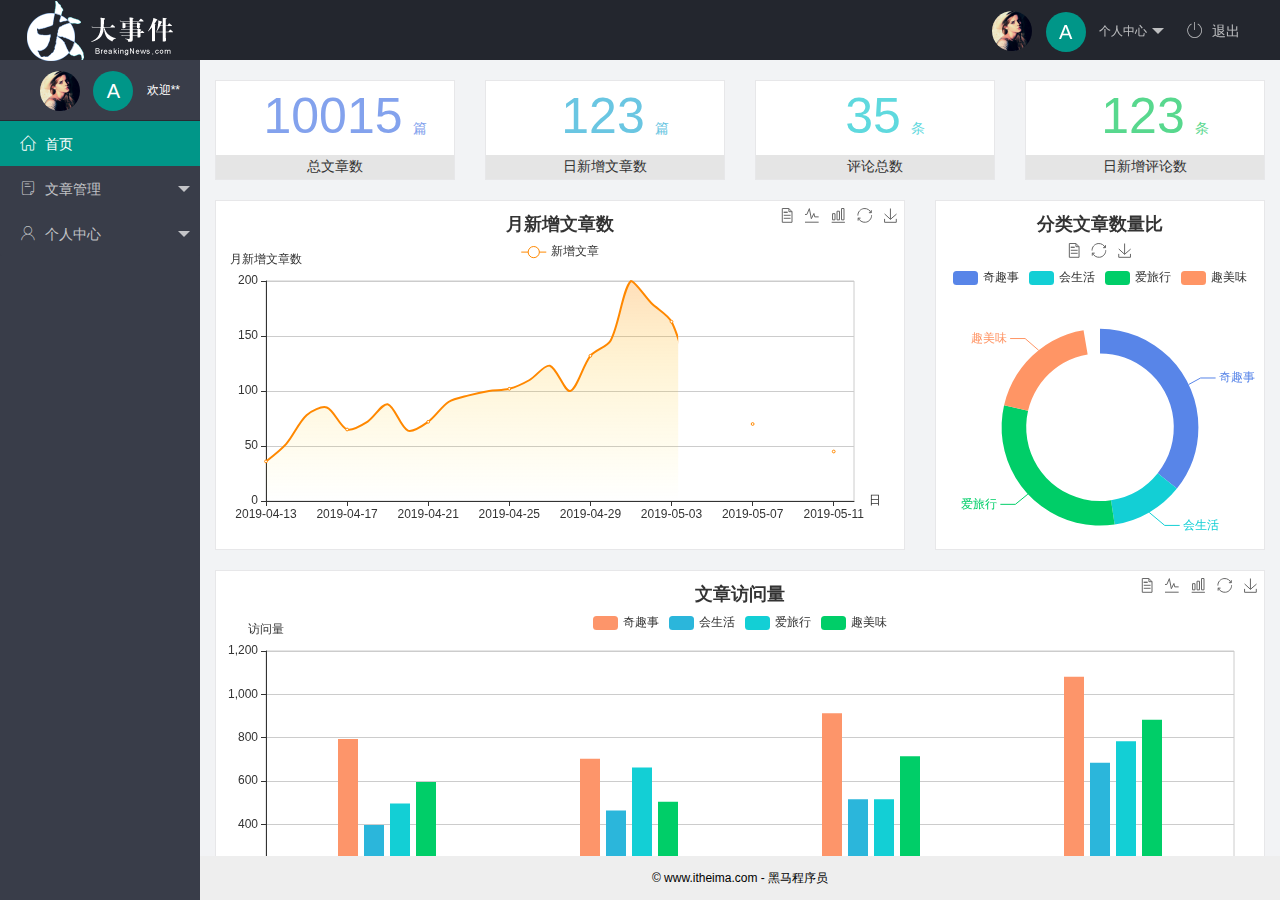
<file: index.html>
<!DOCTYPE html>
<html lang="en">
<head>
    <meta charset="UTF-8">
    <meta http-equiv="X-UA-Compatible" content="IE=edge">
    <meta name="viewport" content="width=device-width, initial-scale=1.0">
    <title>后台主页</title>
    <!-- 导入layui的样式表 -->
    <link rel="stylesheet" href="./assets/lib/layui/css/layui.css" />
    <!-- 导入第三方图标库 -->
    <link rel="stylesheet" href="./assets/fonts/iconfont.css">
    <!-- 导入自己的样式表 -->
    <link rel="stylesheet" href="./assets/css/index.css">
</head>
<body>
    <div class="layui-layout layui-layout-admin">
        <div class="layui-header">
          <div class="layui-logo layui-hide-xs">
            <img src="./assets/images/logo.png" alt="">
          </div>
          <!-- 头部区域（可配合layui 已有的水平导航） -->
          <ul class="layui-nav layui-layout-right">
            <li class="layui-nav-item">
              <a href="javascript:;" class="userinfo">
                <img src="./assets/images/sample.jpg" class="layui-nav-img">
                <span class="text-avatar">A</span>
                个人中心
              </a>
              <dl class="layui-nav-child">
                <dd><a href="/user/user_info.html" target="fm">基本资料</a></dd>
                <dd><a href="/user/user_avatar.html" target="fm">更换头像</a></dd>
                <dd><a href="/user/user_pwd.html" target="fm">重置密码</a></dd>
              </dl>
            </li>
            <li class="layui-nav-item">   
                <a href="javascript:;" id="btnLogout">
                    <span class="iconfont icon-tuichu"></span>
                    退出
                </a>
            </li>
          </ul>
        </div>
        
        <div class="layui-side layui-bg-black">
          <div class="layui-side-scroll">
            <div class="userinfo">
                <img src="./assets/images/sample.jpg" class="layui-nav-img">
                <span class="text-avatar">A</span>
                <span id="welcome">欢迎**</span>
            </div>
            <!-- 左侧导航区域（可配合layui已有的垂直导航） -->
            <!-- lay-shrink="all"保证在同一时刻，只能展开一个子菜单;layui-this一进来就让首页默认选中
             -->
            <ul class="layui-nav layui-nav-tree" lay-shrink="all">
              <li class="layui-nav-item layui-this"><a href="/home/dashboard.html" target="fm">
                <span class="iconfont icon-home"></span>
                首页
            </a></li>
              <li class="layui-nav-item">
                <a href="javascript:;">
                    <span class="iconfont icon-16"></span>
                    文章管理
                </a>
                <dl class="layui-nav-child">
                  <dd><a href="javascript:;">
                    <i class="layui-icon layui-icon-app"></i> 
                    文章类别
                </a></dd>
                  <dd><a href="javascript:;">
                    <i class="layui-icon layui-icon-app"></i> 
                    文章列表
                </a></dd>
                  <dd><a href="javascript:;">
                    <i class="layui-icon layui-icon-app"></i> 
                    发表文章
                </a></dd>
                </dl>
              </li>
              <li class="layui-nav-item">
                <a href="javascript:;">
                    <span class="iconfont icon-user"></span>
                    
                    个人中心
                </a>
                <dl class="layui-nav-child">
                  <dd><a href="/user/user_info.html" target="fm">
                    <i class="layui-icon layui-icon-app"></i> 
                    基本资料
                </a></dd>
                  <dd><a href="/user/user_avatar.html" target="fm">
                    <i class="layui-icon layui-icon-app"></i> 
                    更换头像
                </a></dd>
                  <dd><a href="/user/user_pwd.html" target="fm">
                    <i class="layui-icon layui-icon-app"></i> 
                    重置密码
                </a></dd>
                </dl>
              </li>
            </ul>
          </div>
        </div>
        
        <div class="layui-body">
          <!-- 内容主体区域 -->
          <iframe src="./home/dashboard.html" frameborder="0" name="fm"></iframe>
        </div>
        
        <div class="layui-footer">
          <!-- 底部固定区域 -->
          © www.itheima.com - 黑马程序员
        </div>
    </div>
    <!-- 导入jQuery -->
    <script src="./assets/lib/jquery.js"></script>
    <!-- 导入layui的js文件 -->
    <script src="./assets/lib/layui/layui.all.js"></script>
    <!-- 导入自己封装的baseAPI.js -->
    <script src="./assets/js/baseAPI.js"></script>
    <!-- 导入自己的js文件 -->
    <script src="./assets/js/index.js"></script>

</body>
</html>
</file>
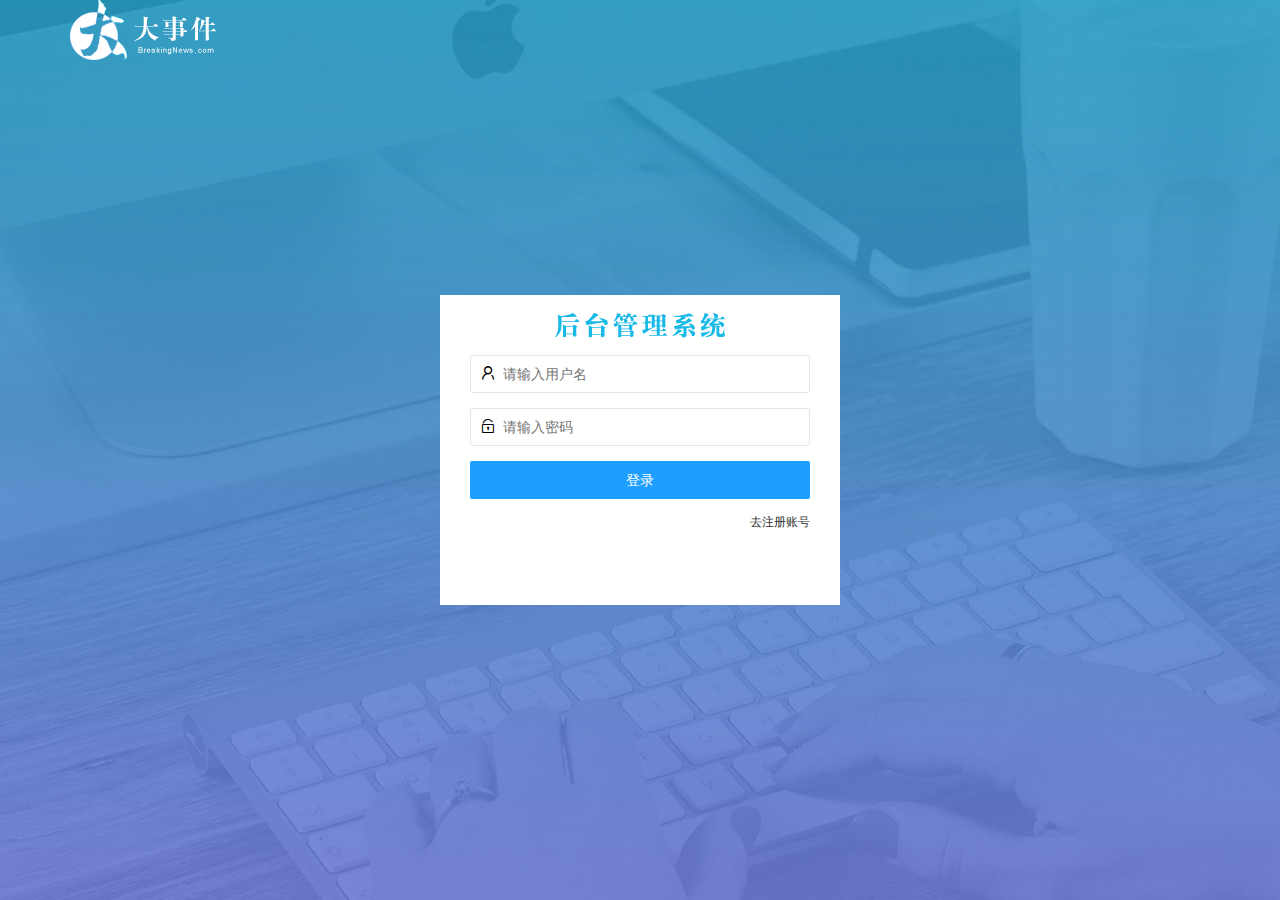
<file: login.html>
<!DOCTYPE html>
<html lang="en">
<head>
    <meta charset="UTF-8">
    <meta http-equiv="X-UA-Compatible" content="IE=edge">
    <meta name="viewport" content="width=device-width, initial-scale=1.0">
    <title>大事件-登录/注册</title>
    <!-- 导入layui的样式 -->
    <link rel="stylesheet" href="./assets/lib/layui/css/layui.css">
    <!-- 导入自己的样式 -->
    <link rel="stylesheet" href="./assets/css/login.css">
</head>
<body>
    <!-- 头部的logo区域 -->
    <div class="layui-main">
        <img src="./assets/images/logo.png" alt="" />
    </div>

    <!-- 登录注册区域 -->
    <div class="loginAndRegBox">
        <div class="title-box"></div>
        <!-- 登录的div -->
        <div class="login-box">
            <!-- 登录的表单 -->
            <form class="layui-form" id="form_login">
                <!-- 用户名 -->
                <div class="layui-form-item">
                    <i class="layui-icon layui-icon-username"></i>  
                    <input type="text" name="username" required  lay-verify="required" placeholder="请输入用户名" autocomplete="off" class="layui-input">
                </div>  
                <!-- 密码 -->
                <div class="layui-form-item">
                    <i class="layui-icon layui-icon-password"></i>  
                    <input type="password" name="password" required  lay-verify="required|pwd" placeholder="请输入密码" autocomplete="off" class="layui-input">
                </div>
                <!-- 登录按钮 -->
                <div class="layui-form-item">
                    <!-- 注意：表单提交按钮和普通按钮的区别，就是lay-submit属性 -->
                    <button class="layui-btn layui-btn-fluid layui-btn-normal" lay-submit>登录</button>
                </div>
                <div class="layui-form-item links">
                    <a href="javascript:;" id="link_reg">去注册账号</a>
                </div>
            </form>
        </div>
        
        <!-- 注册的div -->
        <div class="reg-box">
            <!-- 注册的表单 -->
            <form class="layui-form" id="form_reg">
                <!-- 用户名 -->
                <div class="layui-form-item">
                    <i class="layui-icon layui-icon-username"></i>  
                    <input type="text" name="username" required  lay-verify="required" placeholder="请输入用户名" autocomplete="off" class="layui-input">
                </div>  
                <!-- 密码 -->
                <div class="layui-form-item">
                    <i class="layui-icon layui-icon-password"></i>  
                    <input type="password" name="password" required  lay-verify="required|pwd" placeholder="请输入密码" autocomplete="off" class="layui-input">
                </div>
                <!-- 确认密码 -->
                <div class="layui-form-item">
                    <i class="layui-icon layui-icon-password"></i>  
                    <input type="password" name="repassword" required  lay-verify="required|pwd|repwd" placeholder="再次确认密码" autocomplete="off" class="layui-input">
                </div>
                <!-- 注册按钮 -->
                <div class="layui-form-item">
                    <!-- 注意：表单提交按钮和普通按钮的区别，就是lay-submit属性 -->
                    <button class="layui-btn layui-btn-fluid layui-btn-normal" lay-submit>注册</button>
                </div>
                <div class="layui-form-item links">
                    <a href="javascript:;" id="link_login">去登录</a>
                </div>
            </form>
        </div>
    </div>

    <!-- 导入layui的js文件 -->
    <script src="./assets/lib/layui/layui.all.js"></script>
    <!-- 导入jquery -->
    <script src="./assets/lib/jquery.js"></script>
    <!-- 导入自己封装的baseAPI.js -->
    <script src="./assets/js/baseAPI.js"></script>
    <!-- 导入自己的js -->
    <script src="./assets/js/login.js"></script>
</body>
</html>
</file>
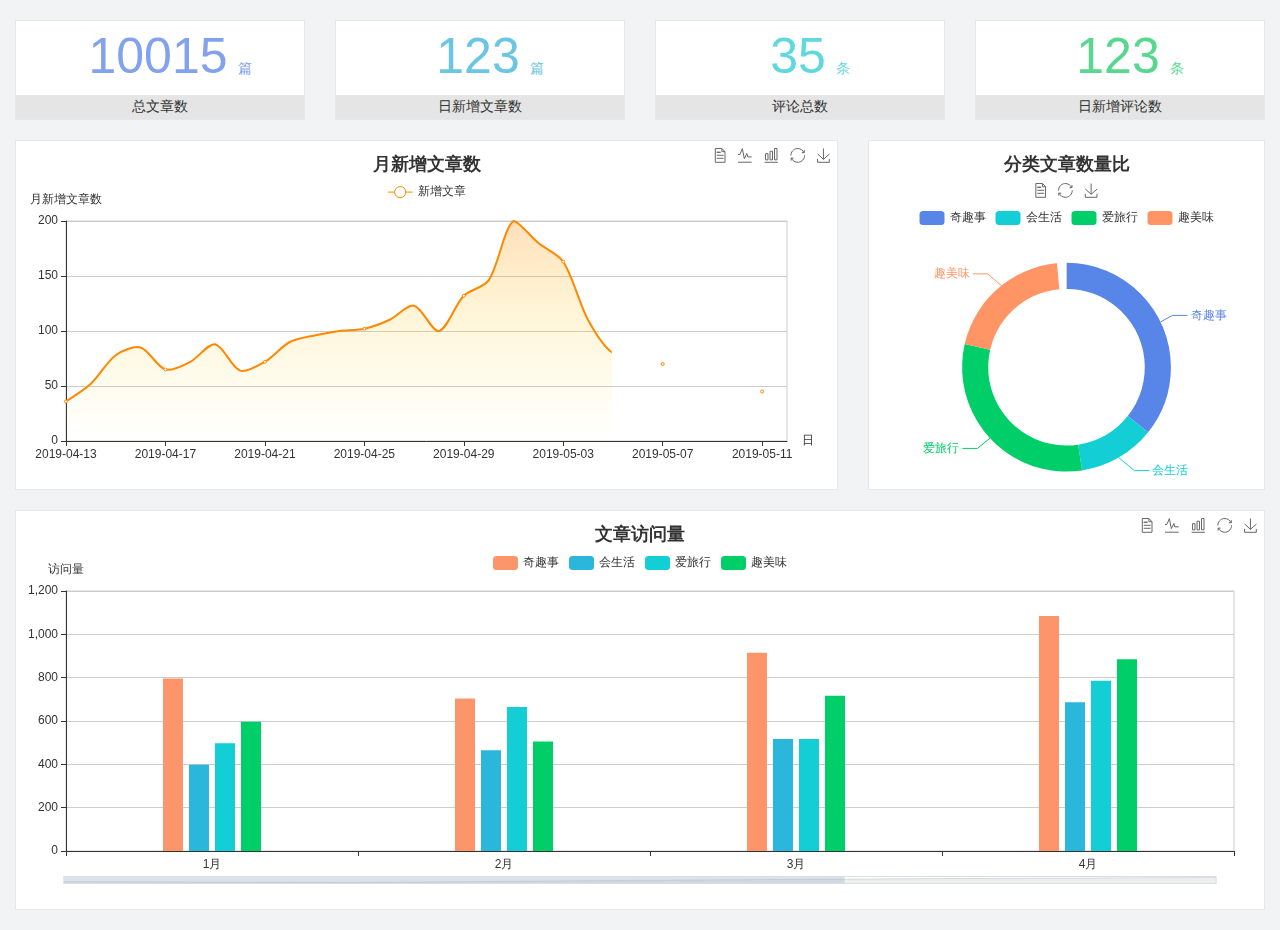
<file: home/dashboard.html>
<!DOCTYPE html>
<html lang="en">

<head>
  <meta charset="UTF-8">
  <meta name="viewport" content="width=device-width, initial-scale=1.0">
  <meta http-equiv="X-UA-Compatible" content="ie=edge">
  <title>图表统计</title>
  <link rel="stylesheet" href="../../assets/lib/bootstrap.css" />
  <link rel="stylesheet" href="../../assets/lib/main.css" />
  <script src="../../assets/lib/jquery.js"></script>
  <script type="text/javascript" src="../../assets/lib/echarts.min.js"></script>
</head>

<body>
  <div class="container-fluid">
    <div class="row spannel_list">
      <div class="col-sm-3 col-xs-6">
        <div class="spannel">
          <em>10015</em><span>篇</span>
          <b>总文章数</b>
        </div>
      </div>
      <div class="col-sm-3 col-xs-6">
        <div class="spannel scolor01">
          <em>123</em><span>篇</span>
          <b>日新增文章数</b>
        </div>
      </div>
      <div class="col-sm-3 col-xs-6">
        <div class="spannel scolor02">
          <em>35</em><span>条</span>
          <b>评论总数</b>
        </div>
      </div>
      <div class="col-sm-3 col-xs-6">
        <div class="spannel scolor03">
          <em>123</em><span>条</span>
          <b>日新增评论数</b>
        </div>
      </div>
    </div>
  </div>

  <div class="container-fluid">
    <div class="row curve-pie">
      <div class="col-lg-8 col-md-8">
        <div class="gragh_pannel" id="curve_show"></div>
      </div>
      <div class="col-lg-4 col-md-4">
        <div class="gragh_pannel" id="pie_show"></div>
      </div>
    </div>
  </div>

  <div class="container-fluid">
    <div class="column_pannel" id="column_show"></div>
  </div>

  <script>
    var oChart = echarts.init(document.getElementById('curve_show'));
    var aList_all = [
      { 'count': 36, 'date': '2019-04-13' },
      { 'count': 52, 'date': '2019-04-14' },
      { 'count': 78, 'date': '2019-04-15' },
      { 'count': 85, 'date': '2019-04-16' },
      { 'count': 65, 'date': '2019-04-17' },
      { 'count': 72, 'date': '2019-04-18' },
      { 'count': 88, 'date': '2019-04-19' },
      { 'count': 64, 'date': '2019-04-20' },
      { 'count': 72, 'date': '2019-04-21' },
      { 'count': 90, 'date': '2019-04-22' },
      { 'count': 96, 'date': '2019-04-23' },
      { 'count': 100, 'date': '2019-04-24' },
      { 'count': 102, 'date': '2019-04-25' },
      { 'count': 110, 'date': '2019-04-26' },
      { 'count': 123, 'date': '2019-04-27' },
      { 'count': 100, 'date': '2019-04-28' },
      { 'count': 132, 'date': '2019-04-29' },
      { 'count': 146, 'date': '2019-04-30' },
      { 'count': 200, 'date': '2019-05-01' },
      { 'count': 180, 'date': '2019-05-02' },
      { 'count': 163, 'date': '2019-05-03' },
      { 'count': 110, 'date': '2019-05-04' },
      { 'count': 80, 'date': '2019-05-05' },
      { 'count': 82, 'date': '2019-05-06' },
      { 'count': 70, 'date': '2019-05-07' },
      { 'count': 65, 'date': '2019-05-08' },
      { 'count': 54, 'date': '2019-05-09' },
      { 'count': 40, 'date': '2019-05-10' },
      { 'count': 45, 'date': '2019-05-11' },
      { 'count': 38, 'date': '2019-05-12' },
    ];

    let aCount = [];
    let aDate = [];

    for (var i = 0; i < aList_all.length; i++) {
      aCount.push(aList_all[i].count);
      aDate.push(aList_all[i].date);
    }

    var chartopt = {
      title: {
        text: '月新增文章数',
        left: 'center',
        top: '10'
      },
      tooltip: {
        trigger: 'axis'
      },
      legend: {
        data: ['新增文章'],
        top: '40'
      },
      toolbox: {
        show: true,
        feature: {
          mark: { show: true },
          dataView: { show: true, readOnly: false },
          magicType: { show: true, type: ['line', 'bar'] },
          restore: { show: true },
          saveAsImage: { show: true }
        }
      },
      calculable: true,
      xAxis: [
        {
          name: '日',
          type: 'category',
          boundaryGap: false,
          data: aDate
        }
      ],
      yAxis: [
        {
          name: '月新增文章数',
          type: 'value'
        }
      ],
      series: [
        {
          name: '新增文章',
          type: 'line',
          smooth: true,
          itemStyle: { normal: { areaStyle: { type: 'default' }, color: '#f80' }, lineStyle: { color: '#f80' } },
          data: aCount
        }],
      areaStyle: {
        normal: {
          color: new echarts.graphic.LinearGradient(0, 0, 0, 1, [{
            offset: 0,
            color: 'rgba(255,136,0,0.39)'
          }, {
            offset: .34,
            color: 'rgba(255,180,0,0.25)'
          }, {
            offset: 1,
            color: 'rgba(255,222,0,0.00)'
          }])

        }
      },
      grid: {
        show: true,
        x: 50,
        x2: 50,
        y: 80,
        height: 220
      }
    };

    oChart.setOption(chartopt);


    var oPie = echarts.init(document.getElementById('pie_show'));
    var oPieopt =
    {
      title: {
        top: 10,
        text: '分类文章数量比',
        x: 'center'
      },
      tooltip: {
        trigger: 'item',
        formatter: "{a} <br/>{b} : {c} ({d}%)"
      },
      color: ['#5885e8', '#13cfd5', '#00ce68', '#ff9565'],
      legend: {
        x: 'center',
        top: 65,
        data: ['奇趣事', '会生活', '爱旅行', '趣美味']
      },
      toolbox: {
        show: true,
        x: 'center',
        top: 35,
        feature: {
          mark: { show: true },
          dataView: { show: true, readOnly: false },
          magicType: {
            show: true,
            type: ['pie', 'funnel'],
            option: {
              funnel: {
                x: '25%',
                width: '50%',
                funnelAlign: 'left',
                max: 1548
              }
            }
          },
          restore: { show: true },
          saveAsImage: { show: true }
        }
      },
      calculable: true,
      series: [
        {
          name: '访问来源',
          type: 'pie',
          radius: ['45%', '60%'],
          center: ['50%', '65%'],
          data: [
            { value: 300, name: '奇趣事' },
            { value: 100, name: '会生活' },
            { value: 260, name: '爱旅行' },
            { value: 180, name: '趣美味' }
          ]
        }
      ]
    };
    oPie.setOption(oPieopt);



    var oColumn = this.echarts.init(document.getElementById('column_show'));
    var oColumnopt =
    {
      title: {
        text: '文章访问量',
        left: 'center',
        top: '10'
      },
      tooltip: {
        trigger: 'axis'
      },
      legend: {
        data: ['奇趣事', '会生活', '爱旅行', '趣美味'],
        top: '40'
      },
      toolbox: {
        show: true,
        feature: {
          mark: { show: true },
          dataView: { show: true, readOnly: false },
          magicType: { show: true, type: ['line', 'bar'] },
          restore: { show: true },
          saveAsImage: { show: true }
        }
      },
      calculable: true,
      xAxis: [
        {
          type: 'category',
          data: ['1月', '2月', '3月', '4月', '5月']
        }
      ],
      yAxis: [
        {
          name: '访问量',
          type: 'value'
        }
      ],
      series: [
        {
          name: '奇趣事',
          type: 'bar',
          barWidth: 20,
          itemStyle: {
            normal: { areaStyle: { type: 'default' }, color: '#fd956a' }
          },
          data: [800, 708, 920, 1090, 1200]
        },
        {
          name: '会生活',
          type: 'bar',
          barWidth: 20,
          itemStyle: {
            normal: { areaStyle: { type: 'default' }, color: '#2bb6db' }
          },
          data: [400, 468, 520, 690, 800]
        },
        {
          name: '爱旅行',
          type: 'bar',
          barWidth: 20,
          itemStyle: {
            normal: { areaStyle: { type: 'default' }, color: '#13cfd5' }
          },
          data: [500, 668, 520, 790, 900]
        },
        {
          name: '趣美味',
          type: 'bar',
          barWidth: 20,
          itemStyle: {
            normal: { areaStyle: { type: 'default' }, color: '#00ce68' }
          },
          data: [600, 508, 720, 890, 1000]
        }
      ],
      grid: {
        show: true,
        x: 50,
        x2: 30,
        y: 80,
        height: 260
      },
      dataZoom: [//给x轴设置滚动条
        {
          start: 0,//默认为0
          end: 100 - 1000 / 31,//默认为100
          type: 'slider',
          show: true,
          xAxisIndex: [0],
          handleSize: 0,//滑动条的 左右2个滑动条的大小
          height: 8,//组件高度
          left: 45, //左边的距离
          right: 50,//右边的距离
          bottom: 26,//右边的距离
          handleColor: '#ddd',//h滑动图标的颜色
          handleStyle: {
            borderColor: "#cacaca",
            borderWidth: "1",
            shadowBlur: 2,
            background: "#ddd",
            shadowColor: "#ddd",
          }
        }]
    };
    oColumn.setOption(oColumnopt);
  </script>
</body>

</html>
</file>
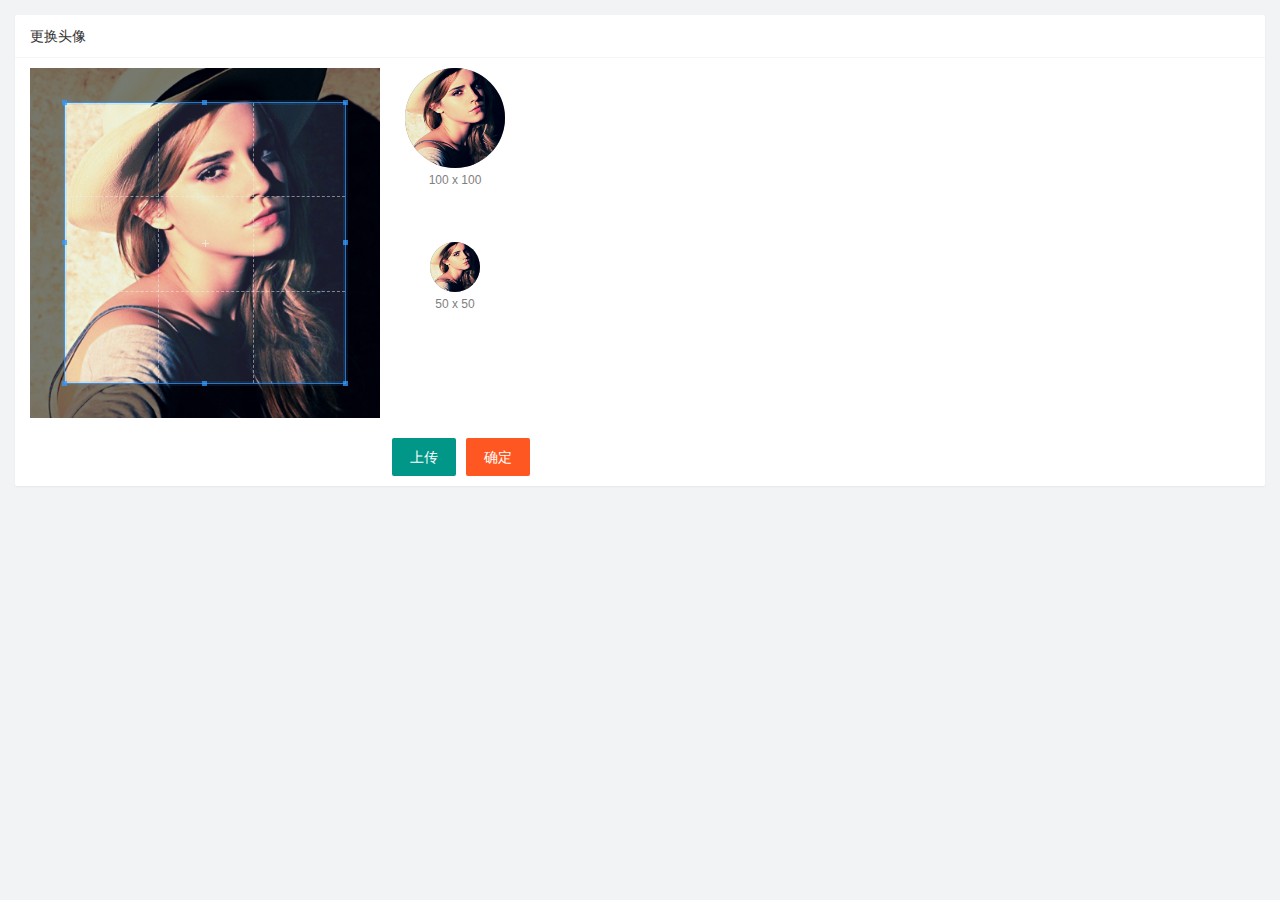
<file: user/user_avatar.html>
<!DOCTYPE html>
<html lang="en">
<head>
    <meta charset="UTF-8">
    <meta http-equiv="X-UA-Compatible" content="IE=edge">
    <meta name="viewport" content="width=device-width, initial-scale=1.0">
    <title>Document</title>
    <link rel="stylesheet" href="/assets/lib/layui/css/layui.css">
    <link rel="stylesheet" href="/assets/lib/cropper/cropper.css">
    <link rel="stylesheet" href="/assets/css/user/user_avatar.css">
</head>
<body>
    <!-- 卡片区域 -->
    <div class="layui-card">
        <div class="layui-card-header">更换头像</div>
        <div class="layui-card-body">
          <!-- 第一行的图片裁剪和预览区域 -->
            <div class="row1">
                <!-- 图片裁剪区域 -->
                <div class="cropper-box">
                <!-- 这个 img 标签很重要，将来会把它初始化为裁剪区域 -->
                    <img id="image" src="/assets/images/sample.jpg" />
                </div>
                <!-- 图片的预览区域 -->
                <div class="preview-box">
                    <div>
                        <!-- 宽高为 100px 的预览区域 -->
                        <div class="img-preview w100"></div>
                        <p class="size">100 x 100</p>
                    </div>
                    <div>
                        <!-- 宽高为 50px 的预览区域 -->
                        <div class="img-preview w50"></div>
                        <p class="size">50 x 50</p>
                    </div>
                </div>
            </div>

            <!-- 第二行的按钮区域 -->
            <div class="row2">
                <!-- 通过accept属性，可以指定，允许用户选择什么类型的文件 -->
                <input type="file" id="file" accept="image/png,image/jpeg,image/jpg">
                <button type="button" class="layui-btn" id="btnChooseImage">上传</button>
                <button type="button" class="layui-btn layui-btn-danger" id="btnUpload">确定</button>
            </div>
        </div>
    </div>
   

    <script src="/assets/lib/layui/layui.all.js"></script>
    <script src="/assets/lib/jquery.js"></script>
    <script src="/assets/lib/cropper/Cropper.js"></script>
    <script src="/assets/lib/cropper/jquery-cropper.js"></script>
    <script src="/assets/js/baseAPI.js"></script>
    <script src="/assets/js/user/user_avatar.js"></script>
</body>
</html>
</file>
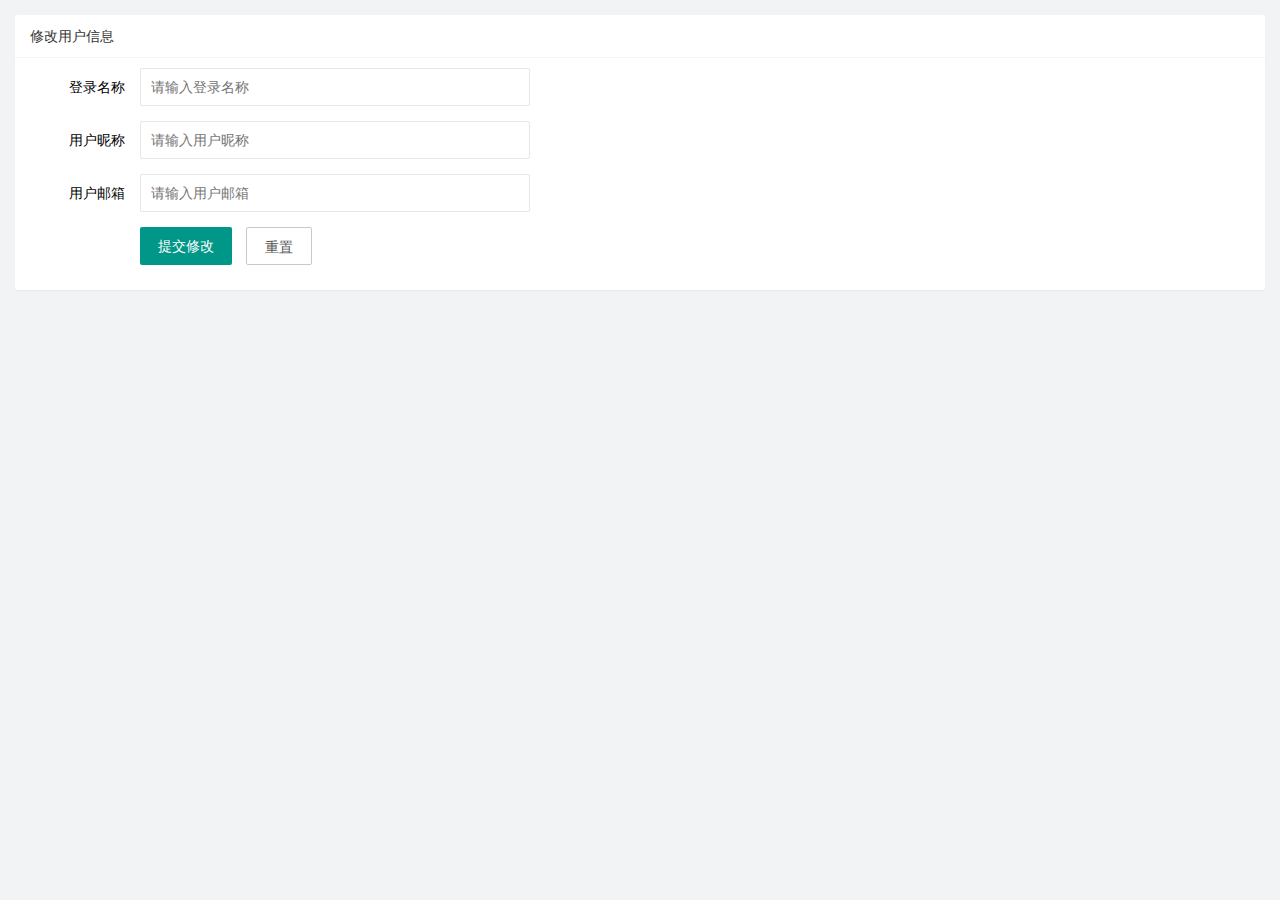
<file: user/user_info.html>
<!DOCTYPE html>
<html lang="en">
<head>
    <meta charset="UTF-8">
    <meta http-equiv="X-UA-Compatible" content="IE=edge">
    <meta name="viewport" content="width=device-width, initial-scale=1.0">
    <title>Document</title>
    <!-- 导入layui的样式 -->
    <link rel="stylesheet" href="/assets/lib/layui/css/layui.css">
    <!-- 导入自己的样式 -->
    <link rel="stylesheet" href="/assets/css/user/user_info.css">
</head>
<body>
    <!-- 卡片区域 -->
    <div class="layui-card">
        <div class="layui-card-header">修改用户信息</div>
        <div class="layui-card-body">

          <!-- form表单区域 -->
            <form class="layui-form" lay-filter="formUserInfo">
                <!-- 这是隐藏域 -->
                <input type="hidden" name="id" value="">
                <div class="layui-form-item">
                    <label class="layui-form-label">登录名称</label>
                    <div class="layui-input-block">
                        <!-- readonly：设置为只读 -->
                        <input type="text" name="username" required  lay-verify="required" placeholder="请输入登录名称" autocomplete="off" class="layui-input" readonly>
                    </div>
                </div>
                <div class="layui-form-item">
                    <label class="layui-form-label">用户昵称</label>
                    <div class="layui-input-block">
                        <input type="text" name="nickname" required  lay-verify="required|nickname" placeholder="请输入用户昵称" autocomplete="off" class="layui-input" >
                    </div>
                </div>

                <div class="layui-form-item">
                    <label class="layui-form-label">用户邮箱</label>
                    <div class="layui-input-block">
                        <input type="text" name="email" required  lay-verify="required|email" placeholder="请输入用户邮箱" autocomplete="off" class="layui-input">
                    </div>
                </div>
                <div class="layui-form-item">
                    <div class="layui-input-block">
                        <button class="layui-btn" lay-submit lay-filter="formDemo">提交修改</button>
                        <button type="reset" class="layui-btn layui-btn-primary" id="btnReset">重置</button>
                    </div>
                </div>
            </form>
        </div>
    </div>

    <!-- 导入layui的js文件 -->
    <script src="/assets/lib/layui/layui.all.js"></script>
    <!-- 导入jQuery -->
    <script src="/assets/lib/jquery.js"></script>
    <!-- 导入自己封装的baseAPI的js文件 -->
    <script src="/assets/js/baseAPI.js"></script>
    <!-- 导入自己的js文件 -->
    <script src="/assets/js/user/user_info.js"></script>
</body>
</html>
</file>
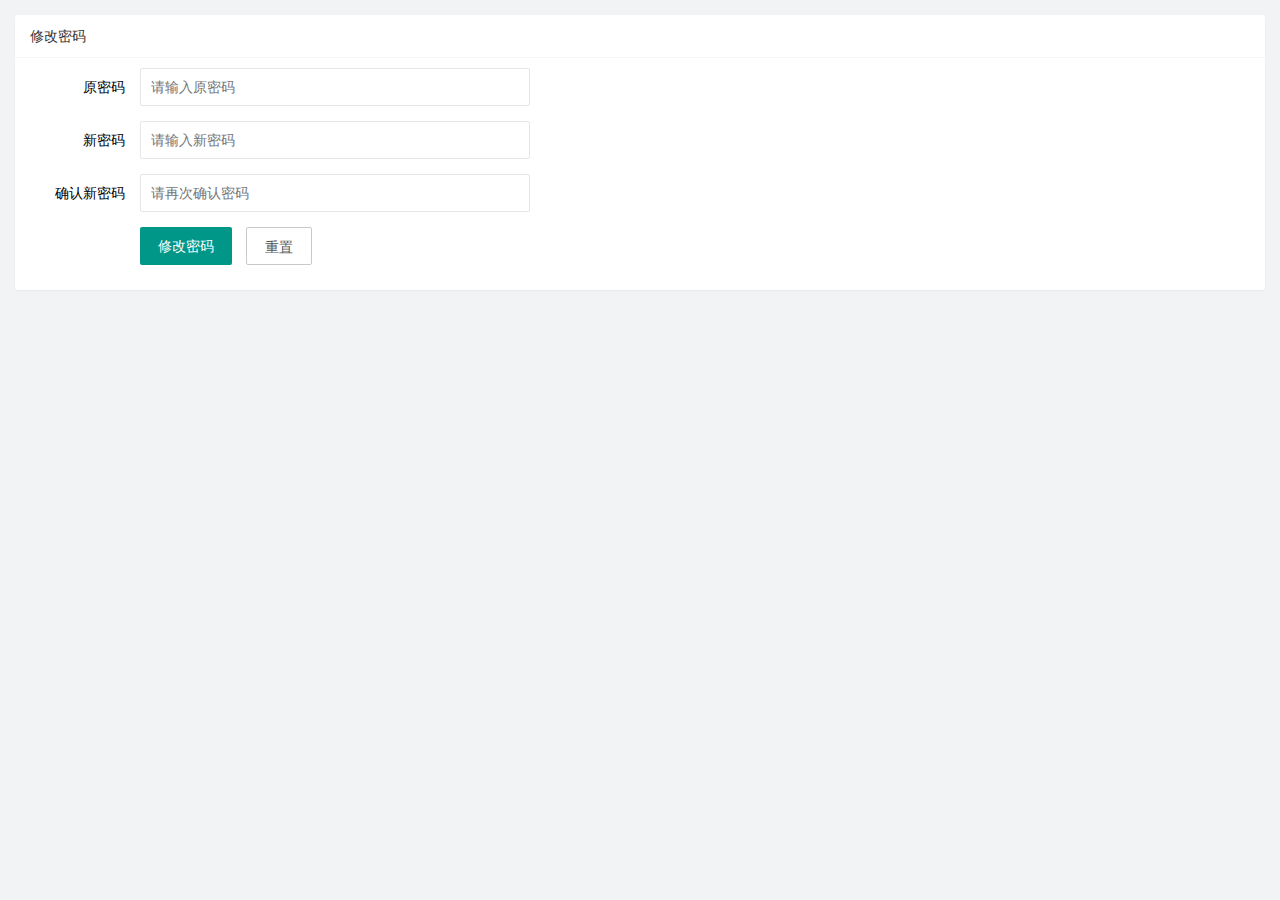
<file: user/user_pwd.html>
<!DOCTYPE html>
<html lang="en">
<head>
    <meta charset="UTF-8">
    <meta http-equiv="X-UA-Compatible" content="IE=edge">
    <meta name="viewport" content="width=device-width, initial-scale=1.0">
    <title>Document</title>
    <link rel="stylesheet" href="/assets/lib/layui/css/layui.css">
    <link rel="stylesheet" href="/assets/css/user/user_pwd.css">
</head>
<body>
    <!-- 卡片区域 -->
    <div class="layui-card">
      <div class="layui-card-header">修改密码</div>
      <div class="layui-card-body">
        <form class="layui-form" >
          <div class="layui-form-item">
            <label class="layui-form-label">原密码</label>
            <div class="layui-input-block">
              <input type="password" name="oldPwd" required  lay-verify="required|pwd" placeholder="请输入原密码" autocomplete="off" class="layui-input">
            </div>
          </div>
          <div class="layui-form-item">
            <label class="layui-form-label">新密码</label>
            <div class="layui-input-block">
              <input type="password" name="newPwd" required  lay-verify="required|pwd|samePwd" placeholder="请输入新密码" autocomplete="off" class="layui-input">
            </div>
          </div>
          <div class="layui-form-item">
            <label class="layui-form-label">确认新密码</label>
            <div class="layui-input-block">
              <input type="password" name="rePwd" required  lay-verify="required|pwd|rePwd" placeholder="请再次确认密码" autocomplete="off" class="layui-input">
            </div>
          </div>
          <div class="layui-form-item">
            <div class="layui-input-block">
              <button class="layui-btn" lay-submit lay-filter="formDemo">修改密码</button>
              <button type="reset" class="layui-btn layui-btn-primary">重置</button>
            </div>
          </div>
        </form>
      </div>
    </div>

    <!-- 导入layui的js文件 -->
    <script src="/assets/lib/layui/layui.all.js"></script>
    <!-- 导入jQuery -->
    <script src="/assets/lib/jquery.js"></script>
    <!-- 导入baseAPI -->
    <script src="/assets/js/baseAPI.js"></script>
    <!-- 导入自己的js -->
    <script src="/assets/js/user/user_pwd.js"></script>
</body>
</html>
</file>
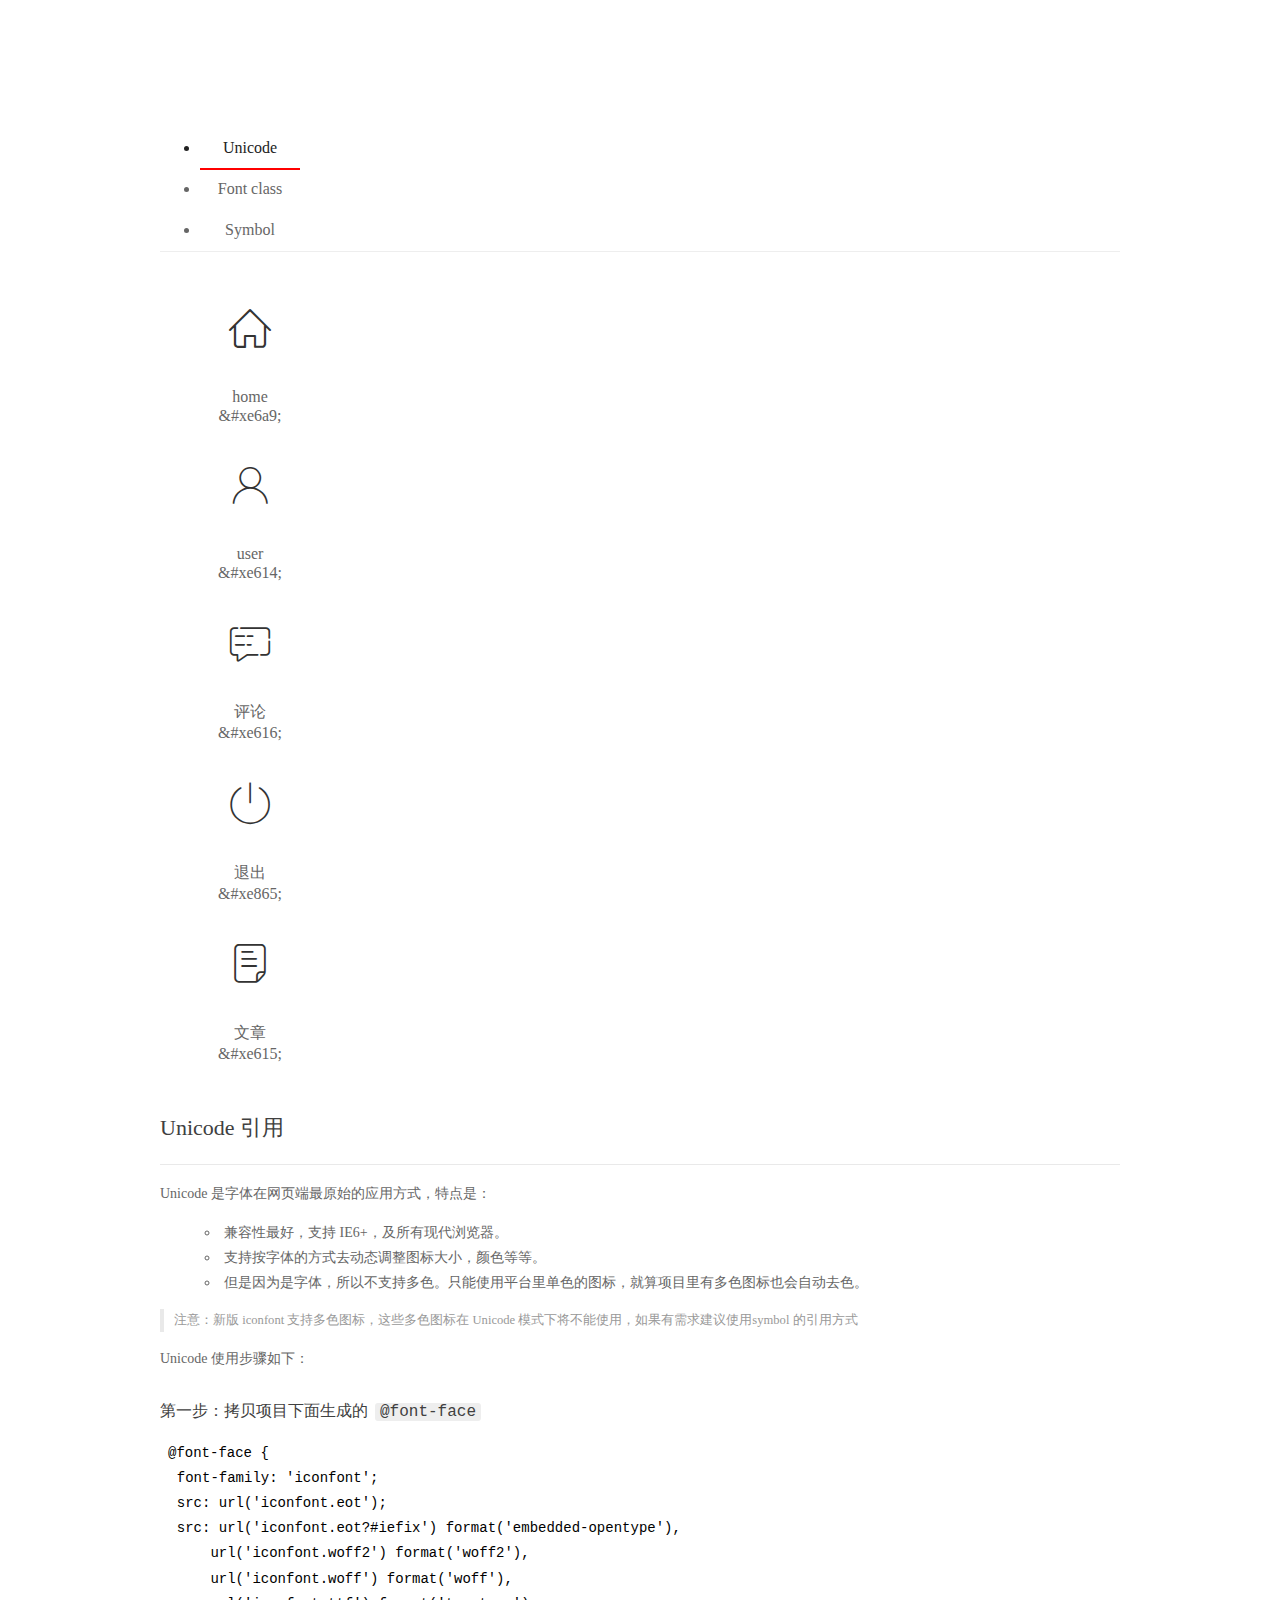
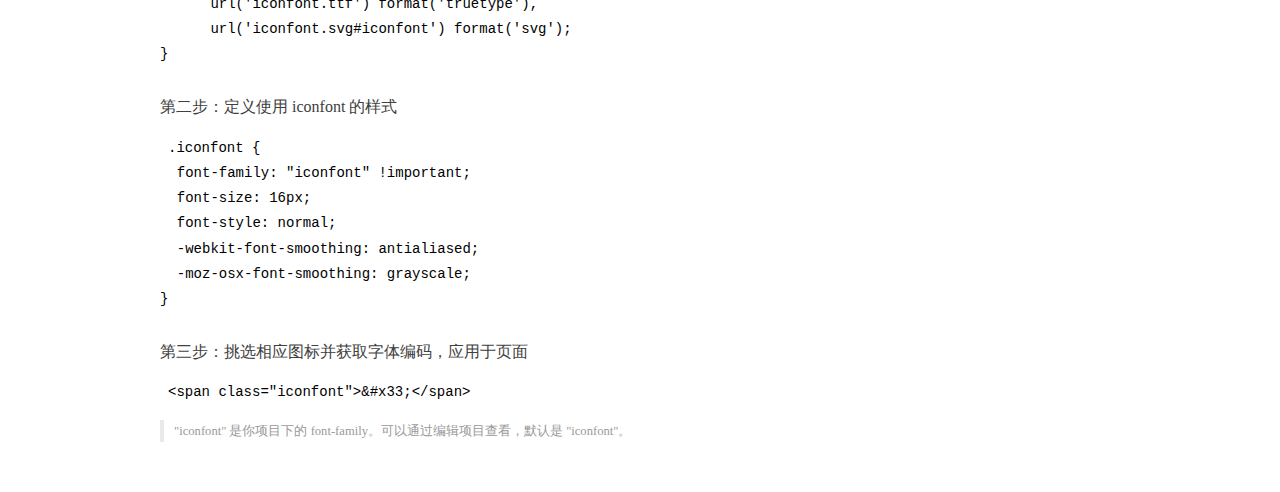
<file: assets/fonts/demo_index.html>
<!DOCTYPE html>
<html>
<head>
  <meta charset="utf-8"/>
  <title>IconFont Demo</title>
  <link rel="shortcut icon" href="https://gtms04.alicdn.com/tps/i4/TB1_oz6GVXXXXaFXpXXJDFnIXXX-64-64.ico" type="image/x-icon"/>
  <link rel="stylesheet" href="https://g.alicdn.com/thx/cube/1.3.2/cube.min.css">
  <link rel="stylesheet" href="demo.css">
  <link rel="stylesheet" href="iconfont.css">
  <script src="iconfont.js"></script>
  <!-- jQuery -->
  <script src="https://a1.alicdn.com/oss/uploads/2018/12/26/7bfddb60-08e8-11e9-9b04-53e73bb6408b.js"></script>
  <!-- 代码高亮 -->
  <script src="https://a1.alicdn.com/oss/uploads/2018/12/26/a3f714d0-08e6-11e9-8a15-ebf944d7534c.js"></script>
</head>
<body>
  <div class="main">
    <h1 class="logo"><a href="https://www.iconfont.cn/" title="iconfont 首页" target="_blank">&#xe86b;</a></h1>
    <div class="nav-tabs">
      <ul id="tabs" class="dib-box">
        <li class="dib active"><span>Unicode</span></li>
        <li class="dib"><span>Font class</span></li>
        <li class="dib"><span>Symbol</span></li>
      </ul>
      
    </div>
    <div class="tab-container">
      <div class="content unicode" style="display: block;">
          <ul class="icon_lists dib-box">
          
            <li class="dib">
              <span class="icon iconfont">&#xe6a9;</span>
                <div class="name">home</div>
                <div class="code-name">&amp;#xe6a9;</div>
              </li>
          
            <li class="dib">
              <span class="icon iconfont">&#xe614;</span>
                <div class="name">user</div>
                <div class="code-name">&amp;#xe614;</div>
              </li>
          
            <li class="dib">
              <span class="icon iconfont">&#xe616;</span>
                <div class="name">评论</div>
                <div class="code-name">&amp;#xe616;</div>
              </li>
          
            <li class="dib">
              <span class="icon iconfont">&#xe865;</span>
                <div class="name">退出</div>
                <div class="code-name">&amp;#xe865;</div>
              </li>
          
            <li class="dib">
              <span class="icon iconfont">&#xe615;</span>
                <div class="name">文章</div>
                <div class="code-name">&amp;#xe615;</div>
              </li>
          
          </ul>
          <div class="article markdown">
          <h2 id="unicode-">Unicode 引用</h2>
          <hr>

          <p>Unicode 是字体在网页端最原始的应用方式，特点是：</p>
          <ul>
            <li>兼容性最好，支持 IE6+，及所有现代浏览器。</li>
            <li>支持按字体的方式去动态调整图标大小，颜色等等。</li>
            <li>但是因为是字体，所以不支持多色。只能使用平台里单色的图标，就算项目里有多色图标也会自动去色。</li>
          </ul>
          <blockquote>
            <p>注意：新版 iconfont 支持多色图标，这些多色图标在 Unicode 模式下将不能使用，如果有需求建议使用symbol 的引用方式</p>
          </blockquote>
          <p>Unicode 使用步骤如下：</p>
          <h3 id="-font-face">第一步：拷贝项目下面生成的 <code>@font-face</code></h3>
<pre><code class="language-css"
>@font-face {
  font-family: 'iconfont';
  src: url('iconfont.eot');
  src: url('iconfont.eot?#iefix') format('embedded-opentype'),
      url('iconfont.woff2') format('woff2'),
      url('iconfont.woff') format('woff'),
      url('iconfont.ttf') format('truetype'),
      url('iconfont.svg#iconfont') format('svg');
}
</code></pre>
          <h3 id="-iconfont-">第二步：定义使用 iconfont 的样式</h3>
<pre><code class="language-css"
>.iconfont {
  font-family: "iconfont" !important;
  font-size: 16px;
  font-style: normal;
  -webkit-font-smoothing: antialiased;
  -moz-osx-font-smoothing: grayscale;
}
</code></pre>
          <h3 id="-">第三步：挑选相应图标并获取字体编码，应用于页面</h3>
<pre>
<code class="language-html"
>&lt;span class="iconfont"&gt;&amp;#x33;&lt;/span&gt;
</code></pre>
          <blockquote>
            <p>"iconfont" 是你项目下的 font-family。可以通过编辑项目查看，默认是 "iconfont"。</p>
          </blockquote>
          </div>
      </div>
      <div class="content font-class">
        <ul class="icon_lists dib-box">
          
          <li class="dib">
            <span class="icon iconfont icon-home"></span>
            <div class="name">
              home
            </div>
            <div class="code-name">.icon-home
            </div>
          </li>
          
          <li class="dib">
            <span class="icon iconfont icon-user"></span>
            <div class="name">
              user
            </div>
            <div class="code-name">.icon-user
            </div>
          </li>
          
          <li class="dib">
            <span class="icon iconfont icon-pinglun"></span>
            <div class="name">
              评论
            </div>
            <div class="code-name">.icon-pinglun
            </div>
          </li>
          
          <li class="dib">
            <span class="icon iconfont icon-tuichu"></span>
            <div class="name">
              退出
            </div>
            <div class="code-name">.icon-tuichu
            </div>
          </li>
          
          <li class="dib">
            <span class="icon iconfont icon-16"></span>
            <div class="name">
              文章
            </div>
            <div class="code-name">.icon-16
            </div>
          </li>
          
        </ul>
        <div class="article markdown">
        <h2 id="font-class-">font-class 引用</h2>
        <hr>

        <p>font-class 是 Unicode 使用方式的一种变种，主要是解决 Unicode 书写不直观，语意不明确的问题。</p>
        <p>与 Unicode 使用方式相比，具有如下特点：</p>
        <ul>
          <li>兼容性良好，支持 IE8+，及所有现代浏览器。</li>
          <li>相比于 Unicode 语意明确，书写更直观。可以很容易分辨这个 icon 是什么。</li>
          <li>因为使用 class 来定义图标，所以当要替换图标时，只需要修改 class 里面的 Unicode 引用。</li>
          <li>不过因为本质上还是使用的字体，所以多色图标还是不支持的。</li>
        </ul>
        <p>使用步骤如下：</p>
        <h3 id="-fontclass-">第一步：引入项目下面生成的 fontclass 代码：</h3>
<pre><code class="language-html">&lt;link rel="stylesheet" href="./iconfont.css"&gt;
</code></pre>
        <h3 id="-">第二步：挑选相应图标并获取类名，应用于页面：</h3>
<pre><code class="language-html">&lt;span class="iconfont icon-xxx"&gt;&lt;/span&gt;
</code></pre>
        <blockquote>
          <p>"
            iconfont" 是你项目下的 font-family。可以通过编辑项目查看，默认是 "iconfont"。</p>
        </blockquote>
      </div>
      </div>
      <div class="content symbol">
          <ul class="icon_lists dib-box">
          
            <li class="dib">
                <svg class="icon svg-icon" aria-hidden="true">
                  <use xlink:href="#icon-home"></use>
                </svg>
                <div class="name">home</div>
                <div class="code-name">#icon-home</div>
            </li>
          
            <li class="dib">
                <svg class="icon svg-icon" aria-hidden="true">
                  <use xlink:href="#icon-user"></use>
                </svg>
                <div class="name">user</div>
                <div class="code-name">#icon-user</div>
            </li>
          
            <li class="dib">
                <svg class="icon svg-icon" aria-hidden="true">
                  <use xlink:href="#icon-pinglun"></use>
                </svg>
                <div class="name">评论</div>
                <div class="code-name">#icon-pinglun</div>
            </li>
          
            <li class="dib">
                <svg class="icon svg-icon" aria-hidden="true">
                  <use xlink:href="#icon-tuichu"></use>
                </svg>
                <div class="name">退出</div>
                <div class="code-name">#icon-tuichu</div>
            </li>
          
            <li class="dib">
                <svg class="icon svg-icon" aria-hidden="true">
                  <use xlink:href="#icon-16"></use>
                </svg>
                <div class="name">文章</div>
                <div class="code-name">#icon-16</div>
            </li>
          
          </ul>
          <div class="article markdown">
          <h2 id="symbol-">Symbol 引用</h2>
          <hr>

          <p>这是一种全新的使用方式，应该说这才是未来的主流，也是平台目前推荐的用法。相关介绍可以参考这篇<a href="">文章</a>
            这种用法其实是做了一个 SVG 的集合，与另外两种相比具有如下特点：</p>
          <ul>
            <li>支持多色图标了，不再受单色限制。</li>
            <li>通过一些技巧，支持像字体那样，通过 <code>font-size</code>, <code>color</code> 来调整样式。</li>
            <li>兼容性较差，支持 IE9+，及现代浏览器。</li>
            <li>浏览器渲染 SVG 的性能一般，还不如 png。</li>
          </ul>
          <p>使用步骤如下：</p>
          <h3 id="-symbol-">第一步：引入项目下面生成的 symbol 代码：</h3>
<pre><code class="language-html">&lt;script src="./iconfont.js"&gt;&lt;/script&gt;
</code></pre>
          <h3 id="-css-">第二步：加入通用 CSS 代码（引入一次就行）：</h3>
<pre><code class="language-html">&lt;style&gt;
.icon {
  width: 1em;
  height: 1em;
  vertical-align: -0.15em;
  fill: currentColor;
  overflow: hidden;
}
&lt;/style&gt;
</code></pre>
          <h3 id="-">第三步：挑选相应图标并获取类名，应用于页面：</h3>
<pre><code class="language-html">&lt;svg class="icon" aria-hidden="true"&gt;
  &lt;use xlink:href="#icon-xxx"&gt;&lt;/use&gt;
&lt;/svg&gt;
</code></pre>
          </div>
      </div>

    </div>
  </div>
  <script>
  $(document).ready(function () {
      $('.tab-container .content:first').show()

      $('#tabs li').click(function (e) {
        var tabContent = $('.tab-container .content')
        var index = $(this).index()

        if ($(this).hasClass('active')) {
          return
        } else {
          $('#tabs li').removeClass('active')
          $(this).addClass('active')

          tabContent.hide().eq(index).fadeIn()
        }
      })
    })
  </script>
</body>
</html>
</file>
<file: assets/lib/layui/css/layui.css>
/** layui-v2.5.5 MIT License By https://www.layui.com */
 .layui-inline,img{display:inline-block;vertical-align:middle}h1,h2,h3,h4,h5,h6{font-weight:400}.layui-edge,.layui-header,.layui-inline,.layui-main{position:relative}.layui-body,.layui-edge,.layui-elip{overflow:hidden}.layui-btn,.layui-edge,.layui-inline,img{vertical-align:middle}.layui-btn,.layui-disabled,.layui-icon,.layui-unselect{-moz-user-select:none;-webkit-user-select:none;-ms-user-select:none}.layui-elip,.layui-form-checkbox span,.layui-form-pane .layui-form-label{text-overflow:ellipsis;white-space:nowrap}.layui-breadcrumb,.layui-tree-btnGroup{visibility:hidden}blockquote,body,button,dd,div,dl,dt,form,h1,h2,h3,h4,h5,h6,input,li,ol,p,pre,td,textarea,th,ul{margin:0;padding:0;-webkit-tap-highlight-color:rgba(0,0,0,0)}a:active,a:hover{outline:0}img{border:none}li{list-style:none}table{border-collapse:collapse;border-spacing:0}h4,h5,h6{font-size:100%}button,input,optgroup,option,select,textarea{font-family:inherit;font-size:inherit;font-style:inherit;font-weight:inherit;outline:0}pre{white-space:pre-wrap;white-space:-moz-pre-wrap;white-space:-pre-wrap;white-space:-o-pre-wrap;word-wrap:break-word}body{line-height:24px;font:14px Helvetica Neue,Helvetica,PingFang SC,Tahoma,Arial,sans-serif}hr{height:1px;margin:10px 0;border:0;clear:both}a{color:#333;text-decoration:none}a:hover{color:#777}a cite{font-style:normal;*cursor:pointer}.layui-border-box,.layui-border-box *{box-sizing:border-box}.layui-box,.layui-box *{box-sizing:content-box}.layui-clear{clear:both;*zoom:1}.layui-clear:after{content:'\20';clear:both;*zoom:1;display:block;height:0}.layui-inline{*display:inline;*zoom:1}.layui-edge{display:inline-block;width:0;height:0;border-width:6px;border-style:dashed;border-color:transparent}.layui-edge-top{top:-4px;border-bottom-color:#999;border-bottom-style:solid}.layui-edge-right{border-left-color:#999;border-left-style:solid}.layui-edge-bottom{top:2px;border-top-color:#999;border-top-style:solid}.layui-edge-left{border-right-color:#999;border-right-style:solid}.layui-disabled,.layui-disabled:hover{color:#d2d2d2!important;cursor:not-allowed!important}.layui-circle{border-radius:100%}.layui-show{display:block!important}.layui-hide{display:none!important}@font-face{font-family:layui-icon;src:url(../font/iconfont.eot?v=250);src:url(../font/iconfont.eot?v=250#iefix) format('embedded-opentype'),url(../font/iconfont.woff2?v=250) format('woff2'),url(../font/iconfont.woff?v=250) format('woff'),url(../font/iconfont.ttf?v=250) format('truetype'),url(../font/iconfont.svg?v=250#layui-icon) format('svg')}.layui-icon{font-family:layui-icon!important;font-size:16px;font-style:normal;-webkit-font-smoothing:antialiased;-moz-osx-font-smoothing:grayscale}.layui-icon-reply-fill:before{content:"\e611"}.layui-icon-set-fill:before{content:"\e614"}.layui-icon-menu-fill:before{content:"\e60f"}.layui-icon-search:before{content:"\e615"}.layui-icon-share:before{content:"\e641"}.layui-icon-set-sm:before{content:"\e620"}.layui-icon-engine:before{content:"\e628"}.layui-icon-close:before{content:"\1006"}.layui-icon-close-fill:before{content:"\1007"}.layui-icon-chart-screen:before{content:"\e629"}.layui-icon-star:before{content:"\e600"}.layui-icon-circle-dot:before{content:"\e617"}.layui-icon-chat:before{content:"\e606"}.layui-icon-release:before{content:"\e609"}.layui-icon-list:before{content:"\e60a"}.layui-icon-chart:before{content:"\e62c"}.layui-icon-ok-circle:before{content:"\1005"}.layui-icon-layim-theme:before{content:"\e61b"}.layui-icon-table:before{content:"\e62d"}.layui-icon-right:before{content:"\e602"}.layui-icon-left:before{content:"\e603"}.layui-icon-cart-simple:before{content:"\e698"}.layui-icon-face-cry:before{content:"\e69c"}.layui-icon-face-smile:before{content:"\e6af"}.layui-icon-survey:before{content:"\e6b2"}.layui-icon-tree:before{content:"\e62e"}.layui-icon-upload-circle:before{content:"\e62f"}.layui-icon-add-circle:before{content:"\e61f"}.layui-icon-download-circle:before{content:"\e601"}.layui-icon-templeate-1:before{content:"\e630"}.layui-icon-util:before{content:"\e631"}.layui-icon-face-surprised:before{content:"\e664"}.layui-icon-edit:before{content:"\e642"}.layui-icon-speaker:before{content:"\e645"}.layui-icon-down:before{content:"\e61a"}.layui-icon-file:before{content:"\e621"}.layui-icon-layouts:before{content:"\e632"}.layui-icon-rate-half:before{content:"\e6c9"}.layui-icon-add-circle-fine:before{content:"\e608"}.layui-icon-prev-circle:before{content:"\e633"}.layui-icon-read:before{content:"\e705"}.layui-icon-404:before{content:"\e61c"}.layui-icon-carousel:before{content:"\e634"}.layui-icon-help:before{content:"\e607"}.layui-icon-code-circle:before{content:"\e635"}.layui-icon-water:before{content:"\e636"}.layui-icon-username:before{content:"\e66f"}.layui-icon-find-fill:before{content:"\e670"}.layui-icon-about:before{content:"\e60b"}.layui-icon-location:before{content:"\e715"}.layui-icon-up:before{content:"\e619"}.layui-icon-pause:before{content:"\e651"}.layui-icon-date:before{content:"\e637"}.layui-icon-layim-uploadfile:before{content:"\e61d"}.layui-icon-delete:before{content:"\e640"}.layui-icon-play:before{content:"\e652"}.layui-icon-top:before{content:"\e604"}.layui-icon-friends:before{content:"\e612"}.layui-icon-refresh-3:before{content:"\e9aa"}.layui-icon-ok:before{content:"\e605"}.layui-icon-layer:before{content:"\e638"}.layui-icon-face-smile-fine:before{content:"\e60c"}.layui-icon-dollar:before{content:"\e659"}.layui-icon-group:before{content:"\e613"}.layui-icon-layim-download:before{content:"\e61e"}.layui-icon-picture-fine:before{content:"\e60d"}.layui-icon-link:before{content:"\e64c"}.layui-icon-diamond:before{content:"\e735"}.layui-icon-log:before{content:"\e60e"}.layui-icon-rate-solid:before{content:"\e67a"}.layui-icon-fonts-del:before{content:"\e64f"}.layui-icon-unlink:before{content:"\e64d"}.layui-icon-fonts-clear:before{content:"\e639"}.layui-icon-triangle-r:before{content:"\e623"}.layui-icon-circle:before{content:"\e63f"}.layui-icon-radio:before{content:"\e643"}.layui-icon-align-center:before{content:"\e647"}.layui-icon-align-right:before{content:"\e648"}.layui-icon-align-left:before{content:"\e649"}.layui-icon-loading-1:before{content:"\e63e"}.layui-icon-return:before{content:"\e65c"}.layui-icon-fonts-strong:before{content:"\e62b"}.layui-icon-upload:before{content:"\e67c"}.layui-icon-dialogue:before{content:"\e63a"}.layui-icon-video:before{content:"\e6ed"}.layui-icon-headset:before{content:"\e6fc"}.layui-icon-cellphone-fine:before{content:"\e63b"}.layui-icon-add-1:before{content:"\e654"}.layui-icon-face-smile-b:before{content:"\e650"}.layui-icon-fonts-html:before{content:"\e64b"}.layui-icon-form:before{content:"\e63c"}.layui-icon-cart:before{content:"\e657"}.layui-icon-camera-fill:before{content:"\e65d"}.layui-icon-tabs:before{content:"\e62a"}.layui-icon-fonts-code:before{content:"\e64e"}.layui-icon-fire:before{content:"\e756"}.layui-icon-set:before{content:"\e716"}.layui-icon-fonts-u:before{content:"\e646"}.layui-icon-triangle-d:before{content:"\e625"}.layui-icon-tips:before{content:"\e702"}.layui-icon-picture:before{content:"\e64a"}.layui-icon-more-vertical:before{content:"\e671"}.layui-icon-flag:before{content:"\e66c"}.layui-icon-loading:before{content:"\e63d"}.layui-icon-fonts-i:before{content:"\e644"}.layui-icon-refresh-1:before{content:"\e666"}.layui-icon-rmb:before{content:"\e65e"}.layui-icon-home:before{content:"\e68e"}.layui-icon-user:before{content:"\e770"}.layui-icon-notice:before{content:"\e667"}.layui-icon-login-weibo:before{content:"\e675"}.layui-icon-voice:before{content:"\e688"}.layui-icon-upload-drag:before{content:"\e681"}.layui-icon-login-qq:before{content:"\e676"}.layui-icon-snowflake:before{content:"\e6b1"}.layui-icon-file-b:before{content:"\e655"}.layui-icon-template:before{content:"\e663"}.layui-icon-auz:before{content:"\e672"}.layui-icon-console:before{content:"\e665"}.layui-icon-app:before{content:"\e653"}.layui-icon-prev:before{content:"\e65a"}.layui-icon-website:before{content:"\e7ae"}.layui-icon-next:before{content:"\e65b"}.layui-icon-component:before{content:"\e857"}.layui-icon-more:before{content:"\e65f"}.layui-icon-login-wechat:before{content:"\e677"}.layui-icon-shrink-right:before{content:"\e668"}.layui-icon-spread-left:before{content:"\e66b"}.layui-icon-camera:before{content:"\e660"}.layui-icon-note:before{content:"\e66e"}.layui-icon-refresh:before{content:"\e669"}.layui-icon-female:before{content:"\e661"}.layui-icon-male:before{content:"\e662"}.layui-icon-password:before{content:"\e673"}.layui-icon-senior:before{content:"\e674"}.layui-icon-theme:before{content:"\e66a"}.layui-icon-tread:before{content:"\e6c5"}.layui-icon-praise:before{content:"\e6c6"}.layui-icon-star-fill:before{content:"\e658"}.layui-icon-rate:before{content:"\e67b"}.layui-icon-template-1:before{content:"\e656"}.layui-icon-vercode:before{content:"\e679"}.layui-icon-cellphone:before{content:"\e678"}.layui-icon-screen-full:before{content:"\e622"}.layui-icon-screen-restore:before{content:"\e758"}.layui-icon-cols:before{content:"\e610"}.layui-icon-export:before{content:"\e67d"}.layui-icon-print:before{content:"\e66d"}.layui-icon-slider:before{content:"\e714"}.layui-icon-addition:before{content:"\e624"}.layui-icon-subtraction:before{content:"\e67e"}.layui-icon-service:before{content:"\e626"}.layui-icon-transfer:before{content:"\e691"}.layui-main{width:1140px;margin:0 auto}.layui-header{z-index:1000;height:60px}.layui-header a:hover{transition:all .5s;-webkit-transition:all .5s}.layui-side{position:fixed;left:0;top:0;bottom:0;z-index:999;width:200px;overflow-x:hidden}.layui-side-scroll{position:relative;width:220px;height:100%;overflow-x:hidden}.layui-body{position:absolute;left:200px;right:0;top:0;bottom:0;z-index:998;width:auto;overflow-y:auto;box-sizing:border-box}.layui-layout-body{overflow:hidden}.layui-layout-admin .layui-header{background-color:#23262E}.layui-layout-admin .layui-side{top:60px;width:200px;overflow-x:hidden}.layui-layout-admin .layui-body{position:fixed;top:60px;bottom:44px}.layui-layout-admin .layui-main{width:auto;margin:0 15px}.layui-layout-admin .layui-footer{position:fixed;left:200px;right:0;bottom:0;height:44px;line-height:44px;padding:0 15px;background-color:#eee}.layui-layout-admin .layui-logo{position:absolute;left:0;top:0;width:200px;height:100%;line-height:60px;text-align:center;color:#009688;font-size:16px}.layui-layout-admin .layui-header .layui-nav{background:0 0}.layui-layout-left{position:absolute!important;left:200px;top:0}.layui-layout-right{position:absolute!important;right:0;top:0}.layui-container{position:relative;margin:0 auto;padding:0 15px;box-sizing:border-box}.layui-fluid{position:relative;margin:0 auto;padding:0 15px}.layui-row:after,.layui-row:before{content:'';display:block;clear:both}.layui-col-lg1,.layui-col-lg10,.layui-col-lg11,.layui-col-lg12,.layui-col-lg2,.layui-col-lg3,.layui-col-lg4,.layui-col-lg5,.layui-col-lg6,.layui-col-lg7,.layui-col-lg8,.layui-col-lg9,.layui-col-md1,.layui-col-md10,.layui-col-md11,.layui-col-md12,.layui-col-md2,.layui-col-md3,.layui-col-md4,.layui-col-md5,.layui-col-md6,.layui-col-md7,.layui-col-md8,.layui-col-md9,.layui-col-sm1,.layui-col-sm10,.layui-col-sm11,.layui-col-sm12,.layui-col-sm2,.layui-col-sm3,.layui-col-sm4,.layui-col-sm5,.layui-col-sm6,.layui-col-sm7,.layui-col-sm8,.layui-col-sm9,.layui-col-xs1,.layui-col-xs10,.layui-col-xs11,.layui-col-xs12,.layui-col-xs2,.layui-col-xs3,.layui-col-xs4,.layui-col-xs5,.layui-col-xs6,.layui-col-xs7,.layui-col-xs8,.layui-col-xs9{position:relative;display:block;box-sizing:border-box}.layui-col-xs1,.layui-col-xs10,.layui-col-xs11,.layui-col-xs12,.layui-col-xs2,.layui-col-xs3,.layui-col-xs4,.layui-col-xs5,.layui-col-xs6,.layui-col-xs7,.layui-col-xs8,.layui-col-xs9{float:left}.layui-col-xs1{width:8.33333333%}.layui-col-xs2{width:16.66666667%}.layui-col-xs3{width:25%}.layui-col-xs4{width:33.33333333%}.layui-col-xs5{width:41.66666667%}.layui-col-xs6{width:50%}.layui-col-xs7{width:58.33333333%}.layui-col-xs8{width:66.66666667%}.layui-col-xs9{width:75%}.layui-col-xs10{width:83.33333333%}.layui-col-xs11{width:91.66666667%}.layui-col-xs12{width:100%}.layui-col-xs-offset1{margin-left:8.33333333%}.layui-col-xs-offset2{margin-left:16.66666667%}.layui-col-xs-offset3{margin-left:25%}.layui-col-xs-offset4{margin-left:33.33333333%}.layui-col-xs-offset5{margin-left:41.66666667%}.layui-col-xs-offset6{margin-left:50%}.layui-col-xs-offset7{margin-left:58.33333333%}.layui-col-xs-offset8{margin-left:66.66666667%}.layui-col-xs-offset9{margin-left:75%}.layui-col-xs-offset10{margin-left:83.33333333%}.layui-col-xs-offset11{margin-left:91.66666667%}.layui-col-xs-offset12{margin-left:100%}@media screen and (max-width:768px){.layui-hide-xs{display:none!important}.layui-show-xs-block{display:block!important}.layui-show-xs-inline{display:inline!important}.layui-show-xs-inline-block{display:inline-block!important}}@media screen and (min-width:768px){.layui-container{width:750px}.layui-hide-sm{display:none!important}.layui-show-sm-block{display:block!important}.layui-show-sm-inline{display:inline!important}.layui-show-sm-inline-block{display:inline-block!important}.layui-col-sm1,.layui-col-sm10,.layui-col-sm11,.layui-col-sm12,.layui-col-sm2,.layui-col-sm3,.layui-col-sm4,.layui-col-sm5,.layui-col-sm6,.layui-col-sm7,.layui-col-sm8,.layui-col-sm9{float:left}.layui-col-sm1{width:8.33333333%}.layui-col-sm2{width:16.66666667%}.layui-col-sm3{width:25%}.layui-col-sm4{width:33.33333333%}.layui-col-sm5{width:41.66666667%}.layui-col-sm6{width:50%}.layui-col-sm7{width:58.33333333%}.layui-col-sm8{width:66.66666667%}.layui-col-sm9{width:75%}.layui-col-sm10{width:83.33333333%}.layui-col-sm11{width:91.66666667%}.layui-col-sm12{width:100%}.layui-col-sm-offset1{margin-left:8.33333333%}.layui-col-sm-offset2{margin-left:16.66666667%}.layui-col-sm-offset3{margin-left:25%}.layui-col-sm-offset4{margin-left:33.33333333%}.layui-col-sm-offset5{margin-left:41.66666667%}.layui-col-sm-offset6{margin-left:50%}.layui-col-sm-offset7{margin-left:58.33333333%}.layui-col-sm-offset8{margin-left:66.66666667%}.layui-col-sm-offset9{margin-left:75%}.layui-col-sm-offset10{margin-left:83.33333333%}.layui-col-sm-offset11{margin-left:91.66666667%}.layui-col-sm-offset12{margin-left:100%}}@media screen and (min-width:992px){.layui-container{width:970px}.layui-hide-md{display:none!important}.layui-show-md-block{display:block!important}.layui-show-md-inline{display:inline!important}.layui-show-md-inline-block{display:inline-block!important}.layui-col-md1,.layui-col-md10,.layui-col-md11,.layui-col-md12,.layui-col-md2,.layui-col-md3,.layui-col-md4,.layui-col-md5,.layui-col-md6,.layui-col-md7,.layui-col-md8,.layui-col-md9{float:left}.layui-col-md1{width:8.33333333%}.layui-col-md2{width:16.66666667%}.layui-col-md3{width:25%}.layui-col-md4{width:33.33333333%}.layui-col-md5{width:41.66666667%}.layui-col-md6{width:50%}.layui-col-md7{width:58.33333333%}.layui-col-md8{width:66.66666667%}.layui-col-md9{width:75%}.layui-col-md10{width:83.33333333%}.layui-col-md11{width:91.66666667%}.layui-col-md12{width:100%}.layui-col-md-offset1{margin-left:8.33333333%}.layui-col-md-offset2{margin-left:16.66666667%}.layui-col-md-offset3{margin-left:25%}.layui-col-md-offset4{margin-left:33.33333333%}.layui-col-md-offset5{margin-left:41.66666667%}.layui-col-md-offset6{margin-left:50%}.layui-col-md-offset7{margin-left:58.33333333%}.layui-col-md-offset8{margin-left:66.66666667%}.layui-col-md-offset9{margin-left:75%}.layui-col-md-offset10{margin-left:83.33333333%}.layui-col-md-offset11{margin-left:91.66666667%}.layui-col-md-offset12{margin-left:100%}}@media screen and (min-width:1200px){.layui-container{width:1170px}.layui-hide-lg{display:none!important}.layui-show-lg-block{display:block!important}.layui-show-lg-inline{display:inline!important}.layui-show-lg-inline-block{display:inline-block!important}.layui-col-lg1,.layui-col-lg10,.layui-col-lg11,.layui-col-lg12,.layui-col-lg2,.layui-col-lg3,.layui-col-lg4,.layui-col-lg5,.layui-col-lg6,.layui-col-lg7,.layui-col-lg8,.layui-col-lg9{float:left}.layui-col-lg1{width:8.33333333%}.layui-col-lg2{width:16.66666667%}.layui-col-lg3{width:25%}.layui-col-lg4{width:33.33333333%}.layui-col-lg5{width:41.66666667%}.layui-col-lg6{width:50%}.layui-col-lg7{width:58.33333333%}.layui-col-lg8{width:66.66666667%}.layui-col-lg9{width:75%}.layui-col-lg10{width:83.33333333%}.layui-col-lg11{width:91.66666667%}.layui-col-lg12{width:100%}.layui-col-lg-offset1{margin-left:8.33333333%}.layui-col-lg-offset2{margin-left:16.66666667%}.layui-col-lg-offset3{margin-left:25%}.layui-col-lg-offset4{margin-left:33.33333333%}.layui-col-lg-offset5{margin-left:41.66666667%}.layui-col-lg-offset6{margin-left:50%}.layui-col-lg-offset7{margin-left:58.33333333%}.layui-col-lg-offset8{margin-left:66.66666667%}.layui-col-lg-offset9{margin-left:75%}.layui-col-lg-offset10{margin-left:83.33333333%}.layui-col-lg-offset11{margin-left:91.66666667%}.layui-col-lg-offset12{margin-left:100%}}.layui-col-space1{margin:-.5px}.layui-col-space1>*{padding:.5px}.layui-col-space3{margin:-1.5px}.layui-col-space3>*{padding:1.5px}.layui-col-space5{margin:-2.5px}.layui-col-space5>*{padding:2.5px}.layui-col-space8{margin:-3.5px}.layui-col-space8>*{padding:3.5px}.layui-col-space10{margin:-5px}.layui-col-space10>*{padding:5px}.layui-col-space12{margin:-6px}.layui-col-space12>*{padding:6px}.layui-col-space15{margin:-7.5px}.layui-col-space15>*{padding:7.5px}.layui-col-space18{margin:-9px}.layui-col-space18>*{padding:9px}.layui-col-space20{margin:-10px}.layui-col-space20>*{padding:10px}.layui-col-space22{margin:-11px}.layui-col-space22>*{padding:11px}.layui-col-space25{margin:-12.5px}.layui-col-space25>*{padding:12.5px}.layui-col-space30{margin:-15px}.layui-col-space30>*{padding:15px}.layui-btn,.layui-input,.layui-select,.layui-textarea,.layui-upload-button{outline:0;-webkit-appearance:none;transition:all .3s;-webkit-transition:all .3s;box-sizing:border-box}.layui-elem-quote{margin-bottom:10px;padding:15px;line-height:22px;border-left:5px solid #009688;border-radius:0 2px 2px 0;background-color:#f2f2f2}.layui-quote-nm{border-style:solid;border-width:1px 1px 1px 5px;background:0 0}.layui-elem-field{margin-bottom:10px;padding:0;border-width:1px;border-style:solid}.layui-elem-field legend{margin-left:20px;padding:0 10px;font-size:20px;font-weight:300}.layui-field-title{margin:10px 0 20px;border-width:1px 0 0}.layui-field-box{padding:10px 15px}.layui-field-title .layui-field-box{padding:10px 0}.layui-progress{position:relative;height:6px;border-radius:20px;background-color:#e2e2e2}.layui-progress-bar{position:absolute;left:0;top:0;width:0;max-width:100%;height:6px;border-radius:20px;text-align:right;background-color:#5FB878;transition:all .3s;-webkit-transition:all .3s}.layui-progress-big,.layui-progress-big .layui-progress-bar{height:18px;line-height:18px}.layui-progress-text{position:relative;top:-20px;line-height:18px;font-size:12px;color:#666}.layui-progress-big .layui-progress-text{position:static;padding:0 10px;color:#fff}.layui-collapse{border-width:1px;border-style:solid;border-radius:2px}.layui-colla-content,.layui-colla-item{border-top-width:1px;border-top-style:solid}.layui-colla-item:first-child{border-top:none}.layui-colla-title{position:relative;height:42px;line-height:42px;padding:0 15px 0 35px;color:#333;background-color:#f2f2f2;cursor:pointer;font-size:14px;overflow:hidden}.layui-colla-content{display:none;padding:10px 15px;line-height:22px;color:#666}.layui-colla-icon{position:absolute;left:15px;top:0;font-size:14px}.layui-card{margin-bottom:15px;border-radius:2px;background-color:#fff;box-shadow:0 1px 2px 0 rgba(0,0,0,.05)}.layui-card:last-child{margin-bottom:0}.layui-card-header{position:relative;height:42px;line-height:42px;padding:0 15px;border-bottom:1px solid #f6f6f6;color:#333;border-radius:2px 2px 0 0;font-size:14px}.layui-bg-black,.layui-bg-blue,.layui-bg-cyan,.layui-bg-green,.layui-bg-orange,.layui-bg-red{color:#fff!important}.layui-card-body{position:relative;padding:10px 15px;line-height:24px}.layui-card-body[pad15]{padding:15px}.layui-card-body[pad20]{padding:20px}.layui-card-body .layui-table{margin:5px 0}.layui-card .layui-tab{margin:0}.layui-panel-window{position:relative;padding:15px;border-radius:0;border-top:5px solid #E6E6E6;background-color:#fff}.layui-auxiliar-moving{position:fixed;left:0;right:0;top:0;bottom:0;width:100%;height:100%;background:0 0;z-index:9999999999}.layui-form-label,.layui-form-mid,.layui-form-select,.layui-input-block,.layui-input-inline,.layui-textarea{position:relative}.layui-bg-red{background-color:#FF5722!important}.layui-bg-orange{background-color:#FFB800!important}.layui-bg-green{background-color:#009688!important}.layui-bg-cyan{background-color:#2F4056!important}.layui-bg-blue{background-color:#1E9FFF!important}.layui-bg-black{background-color:#393D49!important}.layui-bg-gray{background-color:#eee!important;color:#666!important}.layui-badge-rim,.layui-colla-content,.layui-colla-item,.layui-collapse,.layui-elem-field,.layui-form-pane .layui-form-item[pane],.layui-form-pane .layui-form-label,.layui-input,.layui-layedit,.layui-layedit-tool,.layui-quote-nm,.layui-select,.layui-tab-bar,.layui-tab-card,.layui-tab-title,.layui-tab-title .layui-this:after,.layui-textarea{border-color:#e6e6e6}.layui-timeline-item:before,hr{background-color:#e6e6e6}.layui-text{line-height:22px;font-size:14px;color:#666}.layui-text h1,.layui-text h2,.layui-text h3{font-weight:500;color:#333}.layui-text h1{font-size:30px}.layui-text h2{font-size:24px}.layui-text h3{font-size:18px}.layui-text a:not(.layui-btn){color:#01AAED}.layui-text a:not(.layui-btn):hover{text-decoration:underline}.layui-text ul{padding:5px 0 5px 15px}.layui-text ul li{margin-top:5px;list-style-type:disc}.layui-text em,.layui-word-aux{color:#999!important;padding:0 5px!important}.layui-btn{display:inline-block;height:38px;line-height:38px;padding:0 18px;background-color:#009688;color:#fff;white-space:nowrap;text-align:center;font-size:14px;border:none;border-radius:2px;cursor:pointer}.layui-btn:hover{opacity:.8;filter:alpha(opacity=80);color:#fff}.layui-btn:active{opacity:1;filter:alpha(opacity=100)}.layui-btn+.layui-btn{margin-left:10px}.layui-btn-container{font-size:0}.layui-btn-container .layui-btn{margin-right:10px;margin-bottom:10px}.layui-btn-container .layui-btn+.layui-btn{margin-left:0}.layui-table .layui-btn-container .layui-btn{margin-bottom:9px}.layui-btn-radius{border-radius:100px}.layui-btn .layui-icon{margin-right:3px;font-size:18px;vertical-align:bottom;vertical-align:middle\9}.layui-btn-primary{border:1px solid #C9C9C9;background-color:#fff;color:#555}.layui-btn-primary:hover{border-color:#009688;color:#333}.layui-btn-normal{background-color:#1E9FFF}.layui-btn-warm{background-color:#FFB800}.layui-btn-danger{background-color:#FF5722}.layui-btn-checked{background-color:#5FB878}.layui-btn-disabled,.layui-btn-disabled:active,.layui-btn-disabled:hover{border:1px solid #e6e6e6;background-color:#FBFBFB;color:#C9C9C9;cursor:not-allowed;opacity:1}.layui-btn-lg{height:44px;line-height:44px;padding:0 25px;font-size:16px}.layui-btn-sm{height:30px;line-height:30px;padding:0 10px;font-size:12px}.layui-btn-sm i{font-size:16px!important}.layui-btn-xs{height:22px;line-height:22px;padding:0 5px;font-size:12px}.layui-btn-xs i{font-size:14px!important}.layui-btn-group{display:inline-block;vertical-align:middle;font-size:0}.layui-btn-group .layui-btn{margin-left:0!important;margin-right:0!important;border-left:1px solid rgba(255,255,255,.5);border-radius:0}.layui-btn-group .layui-btn-primary{border-left:none}.layui-btn-group .layui-btn-primary:hover{border-color:#C9C9C9;color:#009688}.layui-btn-group .layui-btn:first-child{border-left:none;border-radius:2px 0 0 2px}.layui-btn-group .layui-btn-primary:first-child{border-left:1px solid #c9c9c9}.layui-btn-group .layui-btn:last-child{border-radius:0 2px 2px 0}.layui-btn-group .layui-btn+.layui-btn{margin-left:0}.layui-btn-group+.layui-btn-group{margin-left:10px}.layui-btn-fluid{width:100%}.layui-input,.layui-select,.layui-textarea{height:38px;line-height:1.3;line-height:38px\9;border-width:1px;border-style:solid;background-color:#fff;border-radius:2px}.layui-input::-webkit-input-placeholder,.layui-select::-webkit-input-placeholder,.layui-textarea::-webkit-input-placeholder{line-height:1.3}.layui-input,.layui-textarea{display:block;width:100%;padding-left:10px}.layui-input:hover,.layui-textarea:hover{border-color:#D2D2D2!important}.layui-input:focus,.layui-textarea:focus{border-color:#C9C9C9!important}.layui-textarea{min-height:100px;height:auto;line-height:20px;padding:6px 10px;resize:vertical}.layui-select{padding:0 10px}.layui-form input[type=checkbox],.layui-form input[type=radio],.layui-form select{display:none}.layui-form [lay-ignore]{display:initial}.layui-form-item{margin-bottom:15px;clear:both;*zoom:1}.layui-form-item:after{content:'\20';clear:both;*zoom:1;display:block;height:0}.layui-form-label{float:left;display:block;padding:9px 15px;width:80px;font-weight:400;line-height:20px;text-align:right}.layui-form-label-col{display:block;float:none;padding:9px 0;line-height:20px;text-align:left}.layui-form-item .layui-inline{margin-bottom:5px;margin-right:10px}.layui-input-block{margin-left:110px;min-height:36px}.layui-input-inline{display:inline-block;vertical-align:middle}.layui-form-item .layui-input-inline{float:left;width:190px;margin-right:10px}.layui-form-text .layui-input-inline{width:auto}.layui-form-mid{float:left;display:block;padding:9px 0!important;line-height:20px;margin-right:10px}.layui-form-danger+.layui-form-select .layui-input,.layui-form-danger:focus{border-color:#FF5722!important}.layui-form-select .layui-input{padding-right:30px;cursor:pointer}.layui-form-select .layui-edge{position:absolute;right:10px;top:50%;margin-top:-3px;cursor:pointer;border-width:6px;border-top-color:#c2c2c2;border-top-style:solid;transition:all .3s;-webkit-transition:all .3s}.layui-form-select dl{display:none;position:absolute;left:0;top:42px;padding:5px 0;z-index:899;min-width:100%;border:1px solid #d2d2d2;max-height:300px;overflow-y:auto;background-color:#fff;border-radius:2px;box-shadow:0 2px 4px rgba(0,0,0,.12);box-sizing:border-box}.layui-form-select dl dd,.layui-form-select dl dt{padding:0 10px;line-height:36px;white-space:nowrap;overflow:hidden;text-overflow:ellipsis}.layui-form-select dl dt{font-size:12px;color:#999}.layui-form-select dl dd{cursor:pointer}.layui-form-select dl dd:hover{background-color:#f2f2f2;-webkit-transition:.5s all;transition:.5s all}.layui-form-select .layui-select-group dd{padding-left:20px}.layui-form-select dl dd.layui-select-tips{padding-left:10px!important;color:#999}.layui-form-select dl dd.layui-this{background-color:#5FB878;color:#fff}.layui-form-checkbox,.layui-form-select dl dd.layui-disabled{background-color:#fff}.layui-form-selected dl{display:block}.layui-form-checkbox,.layui-form-checkbox *,.layui-form-switch{display:inline-block;vertical-align:middle}.layui-form-selected .layui-edge{margin-top:-9px;-webkit-transform:rotate(180deg);transform:rotate(180deg);margin-top:-3px\9}:root .layui-form-selected .layui-edge{margin-top:-9px\0/IE9}.layui-form-selectup dl{top:auto;bottom:42px}.layui-select-none{margin:5px 0;text-align:center;color:#999}.layui-select-disabled .layui-disabled{border-color:#eee!important}.layui-select-disabled .layui-edge{border-top-color:#d2d2d2}.layui-form-checkbox{position:relative;height:30px;line-height:30px;margin-right:10px;padding-right:30px;cursor:pointer;font-size:0;-webkit-transition:.1s linear;transition:.1s linear;box-sizing:border-box}.layui-form-checkbox span{padding:0 10px;height:100%;font-size:14px;border-radius:2px 0 0 2px;background-color:#d2d2d2;color:#fff;overflow:hidden}.layui-form-checkbox:hover span{background-color:#c2c2c2}.layui-form-checkbox i{position:absolute;right:0;top:0;width:30px;height:28px;border:1px solid #d2d2d2;border-left:none;border-radius:0 2px 2px 0;color:#fff;font-size:20px;text-align:center}.layui-form-checkbox:hover i{border-color:#c2c2c2;color:#c2c2c2}.layui-form-checked,.layui-form-checked:hover{border-color:#5FB878}.layui-form-checked span,.layui-form-checked:hover span{background-color:#5FB878}.layui-form-checked i,.layui-form-checked:hover i{color:#5FB878}.layui-form-item .layui-form-checkbox{margin-top:4px}.layui-form-checkbox[lay-skin=primary]{height:auto!important;line-height:normal!important;min-width:18px;min-height:18px;border:none!important;margin-right:0;padding-left:28px;padding-right:0;background:0 0}.layui-form-checkbox[lay-skin=primary] span{padding-left:0;padding-right:15px;line-height:18px;background:0 0;color:#666}.layui-form-checkbox[lay-skin=primary] i{right:auto;left:0;width:16px;height:16px;line-height:16px;border:1px solid #d2d2d2;font-size:12px;border-radius:2px;background-color:#fff;-webkit-transition:.1s linear;transition:.1s linear}.layui-form-checkbox[lay-skin=primary]:hover i{border-color:#5FB878;color:#fff}.layui-form-checked[lay-skin=primary] i{border-color:#5FB878!important;background-color:#5FB878;color:#fff}.layui-checkbox-disbaled[lay-skin=primary] span{background:0 0!important;color:#c2c2c2}.layui-checkbox-disbaled[lay-skin=primary]:hover i{border-color:#d2d2d2}.layui-form-item .layui-form-checkbox[lay-skin=primary]{margin-top:10px}.layui-form-switch{position:relative;height:22px;line-height:22px;min-width:35px;padding:0 5px;margin-top:8px;border:1px solid #d2d2d2;border-radius:20px;cursor:pointer;background-color:#fff;-webkit-transition:.1s linear;transition:.1s linear}.layui-form-switch i{position:absolute;left:5px;top:3px;width:16px;height:16px;border-radius:20px;background-color:#d2d2d2;-webkit-transition:.1s linear;transition:.1s linear}.layui-form-switch em{position:relative;top:0;width:25px;margin-left:21px;padding:0!important;text-align:center!important;color:#999!important;font-style:normal!important;font-size:12px}.layui-form-onswitch{border-color:#5FB878;background-color:#5FB878}.layui-checkbox-disbaled,.layui-checkbox-disbaled i{border-color:#e2e2e2!important}.layui-form-onswitch i{left:100%;margin-left:-21px;background-color:#fff}.layui-form-onswitch em{margin-left:5px;margin-right:21px;color:#fff!important}.layui-checkbox-disbaled span{background-color:#e2e2e2!important}.layui-checkbox-disbaled:hover i{color:#fff!important}[lay-radio]{display:none}.layui-form-radio,.layui-form-radio *{display:inline-block;vertical-align:middle}.layui-form-radio{line-height:28px;margin:6px 10px 0 0;padding-right:10px;cursor:pointer;font-size:0}.layui-form-radio *{font-size:14px}.layui-form-radio>i{margin-right:8px;font-size:22px;color:#c2c2c2}.layui-form-radio>i:hover,.layui-form-radioed>i{color:#5FB878}.layui-radio-disbaled>i{color:#e2e2e2!important}.layui-form-pane .layui-form-label{width:110px;padding:8px 15px;height:38px;line-height:20px;border-width:1px;border-style:solid;border-radius:2px 0 0 2px;text-align:center;background-color:#FBFBFB;overflow:hidden;box-sizing:border-box}.layui-form-pane .layui-input-inline{margin-left:-1px}.layui-form-pane .layui-input-block{margin-left:110px;left:-1px}.layui-form-pane .layui-input{border-radius:0 2px 2px 0}.layui-form-pane .layui-form-text .layui-form-label{float:none;width:100%;border-radius:2px;box-sizing:border-box;text-align:left}.layui-form-pane .layui-form-text .layui-input-inline{display:block;margin:0;top:-1px;clear:both}.layui-form-pane .layui-form-text .layui-input-block{margin:0;left:0;top:-1px}.layui-form-pane .layui-form-text .layui-textarea{min-height:100px;border-radius:0 0 2px 2px}.layui-form-pane .layui-form-checkbox{margin:4px 0 4px 10px}.layui-form-pane .layui-form-radio,.layui-form-pane .layui-form-switch{margin-top:6px;margin-left:10px}.layui-form-pane .layui-form-item[pane]{position:relative;border-width:1px;border-style:solid}.layui-form-pane .layui-form-item[pane] .layui-form-label{position:absolute;left:0;top:0;height:100%;border-width:0 1px 0 0}.layui-form-pane .layui-form-item[pane] .layui-input-inline{margin-left:110px}@media screen and (max-width:450px){.layui-form-item .layui-form-label{text-overflow:ellipsis;overflow:hidden;white-space:nowrap}.layui-form-item .layui-inline{display:block;margin-right:0;margin-bottom:20px;clear:both}.layui-form-item .layui-inline:after{content:'\20';clear:both;display:block;height:0}.layui-form-item .layui-input-inline{display:block;float:none;left:-3px;width:auto;margin:0 0 10px 112px}.layui-form-item .layui-input-inline+.layui-form-mid{margin-left:110px;top:-5px;padding:0}.layui-form-item .layui-form-checkbox{margin-right:5px;margin-bottom:5px}}.layui-layedit{border-width:1px;border-style:solid;border-radius:2px}.layui-layedit-tool{padding:3px 5px;border-bottom-width:1px;border-bottom-style:solid;font-size:0}.layedit-tool-fixed{position:fixed;top:0;border-top:1px solid #e2e2e2}.layui-layedit-tool .layedit-tool-mid,.layui-layedit-tool .layui-icon{display:inline-block;vertical-align:middle;text-align:center;font-size:14px}.layui-layedit-tool .layui-icon{position:relative;width:32px;height:30px;line-height:30px;margin:3px 5px;color:#777;cursor:pointer;border-radius:2px}.layui-layedit-tool .layui-icon:hover{color:#393D49}.layui-layedit-tool .layui-icon:active{color:#000}.layui-layedit-tool .layedit-tool-active{background-color:#e2e2e2;color:#000}.layui-layedit-tool .layui-disabled,.layui-layedit-tool .layui-disabled:hover{color:#d2d2d2;cursor:not-allowed}.layui-layedit-tool .layedit-tool-mid{width:1px;height:18px;margin:0 10px;background-color:#d2d2d2}.layedit-tool-html{width:50px!important;font-size:30px!important}.layedit-tool-b,.layedit-tool-code,.layedit-tool-help{font-size:16px!important}.layedit-tool-d,.layedit-tool-face,.layedit-tool-image,.layedit-tool-unlink{font-size:18px!important}.layedit-tool-image input{position:absolute;font-size:0;left:0;top:0;width:100%;height:100%;opacity:.01;filter:Alpha(opacity=1);cursor:pointer}.layui-layedit-iframe iframe{display:block;width:100%}#LAY_layedit_code{overflow:hidden}.layui-laypage{display:inline-block;*display:inline;*zoom:1;vertical-align:middle;margin:10px 0;font-size:0}.layui-laypage>a:first-child,.layui-laypage>a:first-child em{border-radius:2px 0 0 2px}.layui-laypage>a:last-child,.layui-laypage>a:last-child em{border-radius:0 2px 2px 0}.layui-laypage>:first-child{margin-left:0!important}.layui-laypage>:last-child{margin-right:0!important}.layui-laypage a,.layui-laypage button,.layui-laypage input,.layui-laypage select,.layui-laypage span{border:1px solid #e2e2e2}.layui-laypage a,.layui-laypage span{display:inline-block;*display:inline;*zoom:1;vertical-align:middle;padding:0 15px;height:28px;line-height:28px;margin:0 -1px 5px 0;background-color:#fff;color:#333;font-size:12px}.layui-flow-more a *,.layui-laypage input,.layui-table-view select[lay-ignore]{display:inline-block}.layui-laypage a:hover{color:#009688}.layui-laypage em{font-style:normal}.layui-laypage .layui-laypage-spr{color:#999;font-weight:700}.layui-laypage a{text-decoration:none}.layui-laypage .layui-laypage-curr{position:relative}.layui-laypage .layui-laypage-curr em{position:relative;color:#fff}.layui-laypage .layui-laypage-curr .layui-laypage-em{position:absolute;left:-1px;top:-1px;padding:1px;width:100%;height:100%;background-color:#009688}.layui-laypage-em{border-radius:2px}.layui-laypage-next em,.layui-laypage-prev em{font-family:Sim sun;font-size:16px}.layui-laypage .layui-laypage-count,.layui-laypage .layui-laypage-limits,.layui-laypage .layui-laypage-refresh,.layui-laypage .layui-laypage-skip{margin-left:10px;margin-right:10px;padding:0;border:none}.layui-laypage .layui-laypage-limits,.layui-laypage .layui-laypage-refresh{vertical-align:top}.layui-laypage .layui-laypage-refresh i{font-size:18px;cursor:pointer}.layui-laypage select{height:22px;padding:3px;border-radius:2px;cursor:pointer}.layui-laypage .layui-laypage-skip{height:30px;line-height:30px;color:#999}.layui-laypage button,.layui-laypage input{height:30px;line-height:30px;border-radius:2px;vertical-align:top;background-color:#fff;box-sizing:border-box}.layui-laypage input{width:40px;margin:0 10px;padding:0 3px;text-align:center}.layui-laypage input:focus,.layui-laypage select:focus{border-color:#009688!important}.layui-laypage button{margin-left:10px;padding:0 10px;cursor:pointer}.layui-table,.layui-table-view{margin:10px 0}.layui-flow-more{margin:10px 0;text-align:center;color:#999;font-size:14px}.layui-flow-more a{height:32px;line-height:32px}.layui-flow-more a *{vertical-align:top}.layui-flow-more a cite{padding:0 20px;border-radius:3px;background-color:#eee;color:#333;font-style:normal}.layui-flow-more a cite:hover{opacity:.8}.layui-flow-more a i{font-size:30px;color:#737383}.layui-table{width:100%;background-color:#fff;color:#666}.layui-table tr{transition:all .3s;-webkit-transition:all .3s}.layui-table th{text-align:left;font-weight:400}.layui-table tbody tr:hover,.layui-table thead tr,.layui-table-click,.layui-table-header,.layui-table-hover,.layui-table-mend,.layui-table-patch,.layui-table-tool,.layui-table-total,.layui-table-total tr,.layui-table[lay-even] tr:nth-child(even){background-color:#f2f2f2}.layui-table td,.layui-table th,.layui-table-col-set,.layui-table-fixed-r,.layui-table-grid-down,.layui-table-header,.layui-table-page,.layui-table-tips-main,.layui-table-tool,.layui-table-total,.layui-table-view,.layui-table[lay-skin=line],.layui-table[lay-skin=row]{border-width:1px;border-style:solid;border-color:#e6e6e6}.layui-table td,.layui-table th{position:relative;padding:9px 15px;min-height:20px;line-height:20px;font-size:14px}.layui-table[lay-skin=line] td,.layui-table[lay-skin=line] th{border-width:0 0 1px}.layui-table[lay-skin=row] td,.layui-table[lay-skin=row] th{border-width:0 1px 0 0}.layui-table[lay-skin=nob] td,.layui-table[lay-skin=nob] th{border:none}.layui-table img{max-width:100px}.layui-table[lay-size=lg] td,.layui-table[lay-size=lg] th{padding:15px 30px}.layui-table-view .layui-table[lay-size=lg] .layui-table-cell{height:40px;line-height:40px}.layui-table[lay-size=sm] td,.layui-table[lay-size=sm] th{font-size:12px;padding:5px 10px}.layui-table-view .layui-table[lay-size=sm] .layui-table-cell{height:20px;line-height:20px}.layui-table[lay-data]{display:none}.layui-table-box{position:relative;overflow:hidden}.layui-table-view .layui-table{position:relative;width:auto;margin:0}.layui-table-view .layui-table[lay-skin=line]{border-width:0 1px 0 0}.layui-table-view .layui-table[lay-skin=row]{border-width:0 0 1px}.layui-table-view .layui-table td,.layui-table-view .layui-table th{padding:5px 0;border-top:none;border-left:none}.layui-table-view .layui-table th.layui-unselect .layui-table-cell span{cursor:pointer}.layui-table-view .layui-table td{cursor:default}.layui-table-view .layui-table td[data-edit=text]{cursor:text}.layui-table-view .layui-form-checkbox[lay-skin=primary] i{width:18px;height:18px}.layui-table-view .layui-form-radio{line-height:0;padding:0}.layui-table-view .layui-form-radio>i{margin:0;font-size:20px}.layui-table-init{position:absolute;left:0;top:0;width:100%;height:100%;text-align:center;z-index:110}.layui-table-init .layui-icon{position:absolute;left:50%;top:50%;margin:-15px 0 0 -15px;font-size:30px;color:#c2c2c2}.layui-table-header{border-width:0 0 1px;overflow:hidden}.layui-table-header .layui-table{margin-bottom:-1px}.layui-table-tool .layui-inline[lay-event]{position:relative;width:26px;height:26px;padding:5px;line-height:16px;margin-right:10px;text-align:center;color:#333;border:1px solid #ccc;cursor:pointer;-webkit-transition:.5s all;transition:.5s all}.layui-table-tool .layui-inline[lay-event]:hover{border:1px solid #999}.layui-table-tool-temp{padding-right:120px}.layui-table-tool-self{position:absolute;right:17px;top:10px}.layui-table-tool .layui-table-tool-self .layui-inline[lay-event]{margin:0 0 0 10px}.layui-table-tool-panel{position:absolute;top:29px;left:-1px;padding:5px 0;min-width:150px;min-height:40px;border:1px solid #d2d2d2;text-align:left;overflow-y:auto;background-color:#fff;box-shadow:0 2px 4px rgba(0,0,0,.12)}.layui-table-cell,.layui-table-tool-panel li{overflow:hidden;text-overflow:ellipsis;white-space:nowrap}.layui-table-tool-panel li{padding:0 10px;line-height:30px;-webkit-transition:.5s all;transition:.5s all}.layui-table-tool-panel li .layui-form-checkbox[lay-skin=primary]{width:100%;padding-left:28px}.layui-table-tool-panel li:hover{background-color:#f2f2f2}.layui-table-tool-panel li .layui-form-checkbox[lay-skin=primary] i{position:absolute;left:0;top:0}.layui-table-tool-panel li .layui-form-checkbox[lay-skin=primary] span{padding:0}.layui-table-tool .layui-table-tool-self .layui-table-tool-panel{left:auto;right:-1px}.layui-table-col-set{position:absolute;right:0;top:0;width:20px;height:100%;border-width:0 0 0 1px;background-color:#fff}.layui-table-sort{width:10px;height:20px;margin-left:5px;cursor:pointer!important}.layui-table-sort .layui-edge{position:absolute;left:5px;border-width:5px}.layui-table-sort .layui-table-sort-asc{top:3px;border-top:none;border-bottom-style:solid;border-bottom-color:#b2b2b2}.layui-table-sort .layui-table-sort-asc:hover{border-bottom-color:#666}.layui-table-sort .layui-table-sort-desc{bottom:5px;border-bottom:none;border-top-style:solid;border-top-color:#b2b2b2}.layui-table-sort .layui-table-sort-desc:hover{border-top-color:#666}.layui-table-sort[lay-sort=asc] .layui-table-sort-asc{border-bottom-color:#000}.layui-table-sort[lay-sort=desc] .layui-table-sort-desc{border-top-color:#000}.layui-table-cell{height:28px;line-height:28px;padding:0 15px;position:relative;box-sizing:border-box}.layui-table-cell .layui-form-checkbox[lay-skin=primary]{top:-1px;padding:0}.layui-table-cell .layui-table-link{color:#01AAED}.laytable-cell-checkbox,.laytable-cell-numbers,.laytable-cell-radio,.laytable-cell-space{padding:0;text-align:center}.layui-table-body{position:relative;overflow:auto;margin-right:-1px;margin-bottom:-1px}.layui-table-body .layui-none{line-height:26px;padding:15px;text-align:center;color:#999}.layui-table-fixed{position:absolute;left:0;top:0;z-index:101}.layui-table-fixed .layui-table-body{overflow:hidden}.layui-table-fixed-l{box-shadow:0 -1px 8px rgba(0,0,0,.08)}.layui-table-fixed-r{left:auto;right:-1px;border-width:0 0 0 1px;box-shadow:-1px 0 8px rgba(0,0,0,.08)}.layui-table-fixed-r .layui-table-header{position:relative;overflow:visible}.layui-table-mend{position:absolute;right:-49px;top:0;height:100%;width:50px}.layui-table-tool{position:relative;z-index:890;width:100%;min-height:50px;line-height:30px;padding:10px 15px;border-width:0 0 1px}.layui-table-tool .layui-btn-container{margin-bottom:-10px}.layui-table-page,.layui-table-total{border-width:1px 0 0;margin-bottom:-1px;overflow:hidden}.layui-table-page{position:relative;width:100%;padding:7px 7px 0;height:41px;font-size:12px;white-space:nowrap}.layui-table-page>div{height:26px}.layui-table-page .layui-laypage{margin:0}.layui-table-page .layui-laypage a,.layui-table-page .layui-laypage span{height:26px;line-height:26px;margin-bottom:10px;border:none;background:0 0}.layui-table-page .layui-laypage a,.layui-table-page .layui-laypage span.layui-laypage-curr{padding:0 12px}.layui-table-page .layui-laypage span{margin-left:0;padding:0}.layui-table-page .layui-laypage .layui-laypage-prev{margin-left:-7px!important}.layui-table-page .layui-laypage .layui-laypage-curr .layui-laypage-em{left:0;top:0;padding:0}.layui-table-page .layui-laypage button,.layui-table-page .layui-laypage input{height:26px;line-height:26px}.layui-table-page .layui-laypage input{width:40px}.layui-table-page .layui-laypage button{padding:0 10px}.layui-table-page select{height:18px}.layui-table-patch .layui-table-cell{padding:0;width:30px}.layui-table-edit{position:absolute;left:0;top:0;width:100%;height:100%;padding:0 14px 1px;border-radius:0;box-shadow:1px 1px 20px rgba(0,0,0,.15)}.layui-table-edit:focus{border-color:#5FB878!important}select.layui-table-edit{padding:0 0 0 10px;border-color:#C9C9C9}.layui-table-view .layui-form-checkbox,.layui-table-view .layui-form-radio,.layui-table-view .layui-form-switch{top:0;margin:0;box-sizing:content-box}.layui-table-view .layui-form-checkbox{top:-1px;height:26px;line-height:26px}.layui-table-view .layui-form-checkbox i{height:26px}.layui-table-grid .layui-table-cell{overflow:visible}.layui-table-grid-down{position:absolute;top:0;right:0;width:26px;height:100%;padding:5px 0;border-width:0 0 0 1px;text-align:center;background-color:#fff;color:#999;cursor:pointer}.layui-table-grid-down .layui-icon{position:absolute;top:50%;left:50%;margin:-8px 0 0 -8px}.layui-table-grid-down:hover{background-color:#fbfbfb}body .layui-table-tips .layui-layer-content{background:0 0;padding:0;box-shadow:0 1px 6px rgba(0,0,0,.12)}.layui-table-tips-main{margin:-44px 0 0 -1px;max-height:150px;padding:8px 15px;font-size:14px;overflow-y:scroll;background-color:#fff;color:#666}.layui-table-tips-c{position:absolute;right:-3px;top:-13px;width:20px;height:20px;padding:3px;cursor:pointer;background-color:#666;border-radius:50%;color:#fff}.layui-table-tips-c:hover{background-color:#777}.layui-table-tips-c:before{position:relative;right:-2px}.layui-upload-file{display:none!important;opacity:.01;filter:Alpha(opacity=1)}.layui-upload-drag,.layui-upload-form,.layui-upload-wrap{display:inline-block}.layui-upload-list{margin:10px 0}.layui-upload-choose{padding:0 10px;color:#999}.layui-upload-drag{position:relative;padding:30px;border:1px dashed #e2e2e2;background-color:#fff;text-align:center;cursor:pointer;color:#999}.layui-upload-drag .layui-icon{font-size:50px;color:#009688}.layui-upload-drag[lay-over]{border-color:#009688}.layui-upload-iframe{position:absolute;width:0;height:0;border:0;visibility:hidden}.layui-upload-wrap{position:relative;vertical-align:middle}.layui-upload-wrap .layui-upload-file{display:block!important;position:absolute;left:0;top:0;z-index:10;font-size:100px;width:100%;height:100%;opacity:.01;filter:Alpha(opacity=1);cursor:pointer}.layui-transfer-active,.layui-transfer-box{display:inline-block;vertical-align:middle}.layui-transfer-box,.layui-transfer-header,.layui-transfer-search{border-width:0;border-style:solid;border-color:#e6e6e6}.layui-transfer-box{position:relative;border-width:1px;width:200px;height:360px;border-radius:2px;background-color:#fff}.layui-transfer-box .layui-form-checkbox{width:100%;margin:0!important}.layui-transfer-header{height:38px;line-height:38px;padding:0 10px;border-bottom-width:1px}.layui-transfer-search{position:relative;padding:10px;border-bottom-width:1px}.layui-transfer-search .layui-input{height:32px;padding-left:30px;font-size:12px}.layui-transfer-search .layui-icon-search{position:absolute;left:20px;top:50%;margin-top:-8px;color:#666}.layui-transfer-active{margin:0 15px}.layui-transfer-active .layui-btn{display:block;margin:0;padding:0 15px;background-color:#5FB878;border-color:#5FB878;color:#fff}.layui-transfer-active .layui-btn-disabled{background-color:#FBFBFB;border-color:#e6e6e6;color:#C9C9C9}.layui-transfer-active .layui-btn:first-child{margin-bottom:15px}.layui-transfer-active .layui-btn .layui-icon{margin:0;font-size:14px!important}.layui-transfer-data{padding:5px 0;overflow:auto}.layui-transfer-data li{height:32px;line-height:32px;padding:0 10px}.layui-transfer-data li:hover{background-color:#f2f2f2;transition:.5s all}.layui-transfer-data .layui-none{padding:15px 10px;text-align:center;color:#999}.layui-nav{position:relative;padding:0 20px;background-color:#393D49;color:#fff;border-radius:2px;font-size:0;box-sizing:border-box}.layui-nav *{font-size:14px}.layui-nav .layui-nav-item{position:relative;display:inline-block;*display:inline;*zoom:1;vertical-align:middle;line-height:60px}.layui-nav .layui-nav-item a{display:block;padding:0 20px;color:#fff;color:rgba(255,255,255,.7);transition:all .3s;-webkit-transition:all .3s}.layui-nav .layui-this:after,.layui-nav-bar,.layui-nav-tree .layui-nav-itemed:after{position:absolute;left:0;top:0;width:0;height:5px;background-color:#5FB878;transition:all .2s;-webkit-transition:all .2s}.layui-nav-bar{z-index:1000}.layui-nav .layui-nav-item a:hover,.layui-nav .layui-this a{color:#fff}.layui-nav .layui-this:after{content:'';top:auto;bottom:0;width:100%}.layui-nav-img{width:30px;height:30px;margin-right:10px;border-radius:50%}.layui-nav .layui-nav-more{content:'';width:0;height:0;border-style:solid dashed dashed;border-color:#fff transparent transparent;overflow:hidden;cursor:pointer;transition:all .2s;-webkit-transition:all .2s;position:absolute;top:50%;right:3px;margin-top:-3px;border-width:6px;border-top-color:rgba(255,255,255,.7)}.layui-nav .layui-nav-mored,.layui-nav-itemed>a .layui-nav-more{margin-top:-9px;border-style:dashed dashed solid;border-color:transparent transparent #fff}.layui-nav-child{display:none;position:absolute;left:0;top:65px;min-width:100%;line-height:36px;padding:5px 0;box-shadow:0 2px 4px rgba(0,0,0,.12);border:1px solid #d2d2d2;background-color:#fff;z-index:100;border-radius:2px;white-space:nowrap}.layui-nav .layui-nav-child a{color:#333}.layui-nav .layui-nav-child a:hover{background-color:#f2f2f2;color:#000}.layui-nav-child dd{position:relative}.layui-nav .layui-nav-child dd.layui-this a,.layui-nav-child dd.layui-this{background-color:#5FB878;color:#fff}.layui-nav-child dd.layui-this:after{display:none}.layui-nav-tree{width:200px;padding:0}.layui-nav-tree .layui-nav-item{display:block;width:100%;line-height:45px}.layui-nav-tree .layui-nav-item a{position:relative;height:45px;line-height:45px;text-overflow:ellipsis;overflow:hidden;white-space:nowrap}.layui-nav-tree .layui-nav-item a:hover{background-color:#4E5465}.layui-nav-tree .layui-nav-bar{width:5px;height:0;background-color:#009688}.layui-nav-tree .layui-nav-child dd.layui-this,.layui-nav-tree .layui-nav-child dd.layui-this a,.layui-nav-tree .layui-this,.layui-nav-tree .layui-this>a,.layui-nav-tree .layui-this>a:hover{background-color:#009688;color:#fff}.layui-nav-tree .layui-this:after{display:none}.layui-nav-itemed>a,.layui-nav-tree .layui-nav-title a,.layui-nav-tree .layui-nav-title a:hover{color:#fff!important}.layui-nav-tree .layui-nav-child{position:relative;z-index:0;top:0;border:none;box-shadow:none}.layui-nav-tree .layui-nav-child a{height:40px;line-height:40px;color:#fff;color:rgba(255,255,255,.7)}.layui-nav-tree .layui-nav-child,.layui-nav-tree .layui-nav-child a:hover{background:0 0;color:#fff}.layui-nav-tree .layui-nav-more{right:10px}.layui-nav-itemed>.layui-nav-child{display:block;padding:0;background-color:rgba(0,0,0,.3)!important}.layui-nav-itemed>.layui-nav-child>.layui-this>.layui-nav-child{display:block}.layui-nav-side{position:fixed;top:0;bottom:0;left:0;overflow-x:hidden;z-index:999}.layui-bg-blue .layui-nav-bar,.layui-bg-blue .layui-nav-itemed:after,.layui-bg-blue .layui-this:after{background-color:#93D1FF}.layui-bg-blue .layui-nav-child dd.layui-this{background-color:#1E9FFF}.layui-bg-blue .layui-nav-itemed>a,.layui-nav-tree.layui-bg-blue .layui-nav-title a,.layui-nav-tree.layui-bg-blue .layui-nav-title a:hover{background-color:#007DDB!important}.layui-breadcrumb{font-size:0}.layui-breadcrumb>*{font-size:14px}.layui-breadcrumb a{color:#999!important}.layui-breadcrumb a:hover{color:#5FB878!important}.layui-breadcrumb a cite{color:#666;font-style:normal}.layui-breadcrumb span[lay-separator]{margin:0 10px;color:#999}.layui-tab{margin:10px 0;text-align:left!important}.layui-tab[overflow]>.layui-tab-title{overflow:hidden}.layui-tab-title{position:relative;left:0;height:40px;white-space:nowrap;font-size:0;border-bottom-width:1px;border-bottom-style:solid;transition:all .2s;-webkit-transition:all .2s}.layui-tab-title li{display:inline-block;*display:inline;*zoom:1;vertical-align:middle;font-size:14px;transition:all .2s;-webkit-transition:all .2s;position:relative;line-height:40px;min-width:65px;padding:0 15px;text-align:center;cursor:pointer}.layui-tab-title li a{display:block}.layui-tab-title .layui-this{color:#000}.layui-tab-title .layui-this:after{position:absolute;left:0;top:0;content:'';width:100%;height:41px;border-width:1px;border-style:solid;border-bottom-color:#fff;border-radius:2px 2px 0 0;box-sizing:border-box;pointer-events:none}.layui-tab-bar{position:absolute;right:0;top:0;z-index:10;width:30px;height:39px;line-height:39px;border-width:1px;border-style:solid;border-radius:2px;text-align:center;background-color:#fff;cursor:pointer}.layui-tab-bar .layui-icon{position:relative;display:inline-block;top:3px;transition:all .3s;-webkit-transition:all .3s}.layui-tab-item{display:none}.layui-tab-more{padding-right:30px;height:auto!important;white-space:normal!important}.layui-tab-more li.layui-this:after{border-bottom-color:#e2e2e2;border-radius:2px}.layui-tab-more .layui-tab-bar .layui-icon{top:-2px;top:3px\9;-webkit-transform:rotate(180deg);transform:rotate(180deg)}:root .layui-tab-more .layui-tab-bar .layui-icon{top:-2px\0/IE9}.layui-tab-content{padding:10px}.layui-tab-title li .layui-tab-close{position:relative;display:inline-block;width:18px;height:18px;line-height:20px;margin-left:8px;top:1px;text-align:center;font-size:14px;color:#c2c2c2;transition:all .2s;-webkit-transition:all .2s}.layui-tab-title li .layui-tab-close:hover{border-radius:2px;background-color:#FF5722;color:#fff}.layui-tab-brief>.layui-tab-title .layui-this{color:#009688}.layui-tab-brief>.layui-tab-more li.layui-this:after,.layui-tab-brief>.layui-tab-title .layui-this:after{border:none;border-radius:0;border-bottom:2px solid #5FB878}.layui-tab-brief[overflow]>.layui-tab-title .layui-this:after{top:-1px}.layui-tab-card{border-width:1px;border-style:solid;border-radius:2px;box-shadow:0 2px 5px 0 rgba(0,0,0,.1)}.layui-tab-card>.layui-tab-title{background-color:#f2f2f2}.layui-tab-card>.layui-tab-title li{margin-right:-1px;margin-left:-1px}.layui-tab-card>.layui-tab-title .layui-this{background-color:#fff}.layui-tab-card>.layui-tab-title .layui-this:after{border-top:none;border-width:1px;border-bottom-color:#fff}.layui-tab-card>.layui-tab-title .layui-tab-bar{height:40px;line-height:40px;border-radius:0;border-top:none;border-right:none}.layui-tab-card>.layui-tab-more .layui-this{background:0 0;color:#5FB878}.layui-tab-card>.layui-tab-more .layui-this:after{border:none}.layui-timeline{padding-left:5px}.layui-timeline-item{position:relative;padding-bottom:20px}.layui-timeline-axis{position:absolute;left:-5px;top:0;z-index:10;width:20px;height:20px;line-height:20px;background-color:#fff;color:#5FB878;border-radius:50%;text-align:center;cursor:pointer}.layui-timeline-axis:hover{color:#FF5722}.layui-timeline-item:before{content:'';position:absolute;left:5px;top:0;z-index:0;width:1px;height:100%}.layui-timeline-item:last-child:before{display:none}.layui-timeline-item:first-child:before{display:block}.layui-timeline-content{padding-left:25px}.layui-timeline-title{position:relative;margin-bottom:10px}.layui-badge,.layui-badge-dot,.layui-badge-rim{position:relative;display:inline-block;padding:0 6px;font-size:12px;text-align:center;background-color:#FF5722;color:#fff;border-radius:2px}.layui-badge{height:18px;line-height:18px}.layui-badge-dot{width:8px;height:8px;padding:0;border-radius:50%}.layui-badge-rim{height:18px;line-height:18px;border-width:1px;border-style:solid;background-color:#fff;color:#666}.layui-btn .layui-badge,.layui-btn .layui-badge-dot{margin-left:5px}.layui-nav .layui-badge,.layui-nav .layui-badge-dot{position:absolute;top:50%;margin:-8px 6px 0}.layui-tab-title .layui-badge,.layui-tab-title .layui-badge-dot{left:5px;top:-2px}.layui-carousel{position:relative;left:0;top:0;background-color:#f8f8f8}.layui-carousel>[carousel-item]{position:relative;width:100%;height:100%;overflow:hidden}.layui-carousel>[carousel-item]:before{position:absolute;content:'\e63d';left:50%;top:50%;width:100px;line-height:20px;margin:-10px 0 0 -50px;text-align:center;color:#c2c2c2;font-family:layui-icon!important;font-size:30px;font-style:normal;-webkit-font-smoothing:antialiased;-moz-osx-font-smoothing:grayscale}.layui-carousel>[carousel-item]>*{display:none;position:absolute;left:0;top:0;width:100%;height:100%;background-color:#f8f8f8;transition-duration:.3s;-webkit-transition-duration:.3s}.layui-carousel-updown>*{-webkit-transition:.3s ease-in-out up;transition:.3s ease-in-out up}.layui-carousel-arrow{display:none\9;opacity:0;position:absolute;left:10px;top:50%;margin-top:-18px;width:36px;height:36px;line-height:36px;text-align:center;font-size:20px;border:0;border-radius:50%;background-color:rgba(0,0,0,.2);color:#fff;-webkit-transition-duration:.3s;transition-duration:.3s;cursor:pointer}.layui-carousel-arrow[lay-type=add]{left:auto!important;right:10px}.layui-carousel:hover .layui-carousel-arrow[lay-type=add],.layui-carousel[lay-arrow=always] .layui-carousel-arrow[lay-type=add]{right:20px}.layui-carousel[lay-arrow=always] .layui-carousel-arrow{opacity:1;left:20px}.layui-carousel[lay-arrow=none] .layui-carousel-arrow{display:none}.layui-carousel-arrow:hover,.layui-carousel-ind ul:hover{background-color:rgba(0,0,0,.35)}.layui-carousel:hover .layui-carousel-arrow{display:block\9;opacity:1;left:20px}.layui-carousel-ind{position:relative;top:-35px;width:100%;line-height:0!important;text-align:center;font-size:0}.layui-carousel[lay-indicator=outside]{margin-bottom:30px}.layui-carousel[lay-indicator=outside] .layui-carousel-ind{top:10px}.layui-carousel[lay-indicator=outside] .layui-carousel-ind ul{background-color:rgba(0,0,0,.5)}.layui-carousel[lay-indicator=none] .layui-carousel-ind{display:none}.layui-carousel-ind ul{display:inline-block;padding:5px;background-color:rgba(0,0,0,.2);border-radius:10px;-webkit-transition-duration:.3s;transition-duration:.3s}.layui-carousel-ind li{display:inline-block;width:10px;height:10px;margin:0 3px;font-size:14px;background-color:#e2e2e2;background-color:rgba(255,255,255,.5);border-radius:50%;cursor:pointer;-webkit-transition-duration:.3s;transition-duration:.3s}.layui-carousel-ind li:hover{background-color:rgba(255,255,255,.7)}.layui-carousel-ind li.layui-this{background-color:#fff}.layui-carousel>[carousel-item]>.layui-carousel-next,.layui-carousel>[carousel-item]>.layui-carousel-prev,.layui-carousel>[carousel-item]>.layui-this{display:block}.layui-carousel>[carousel-item]>.layui-this{left:0}.layui-carousel>[carousel-item]>.layui-carousel-prev{left:-100%}.layui-carousel>[carousel-item]>.layui-carousel-next{left:100%}.layui-carousel>[carousel-item]>.layui-carousel-next.layui-carousel-left,.layui-carousel>[carousel-item]>.layui-carousel-prev.layui-carousel-right{left:0}.layui-carousel>[carousel-item]>.layui-this.layui-carousel-left{left:-100%}.layui-carousel>[carousel-item]>.layui-this.layui-carousel-right{left:100%}.layui-carousel[lay-anim=updown] .layui-carousel-arrow{left:50%!important;top:20px;margin:0 0 0 -18px}.layui-carousel[lay-anim=updown]>[carousel-item]>*,.layui-carousel[lay-anim=fade]>[carousel-item]>*{left:0!important}.layui-carousel[lay-anim=updown] .layui-carousel-arrow[lay-type=add]{top:auto!important;bottom:20px}.layui-carousel[lay-anim=updown] .layui-carousel-ind{position:absolute;top:50%;right:20px;width:auto;height:auto}.layui-carousel[lay-anim=updown] .layui-carousel-ind ul{padding:3px 5px}.layui-carousel[lay-anim=updown] .layui-carousel-ind li{display:block;margin:6px 0}.layui-carousel[lay-anim=updown]>[carousel-item]>.layui-this{top:0}.layui-carousel[lay-anim=updown]>[carousel-item]>.layui-carousel-prev{top:-100%}.layui-carousel[lay-anim=updown]>[carousel-item]>.layui-carousel-next{top:100%}.layui-carousel[lay-anim=updown]>[carousel-item]>.layui-carousel-next.layui-carousel-left,.layui-carousel[lay-anim=updown]>[carousel-item]>.layui-carousel-prev.layui-carousel-right{top:0}.layui-carousel[lay-anim=updown]>[carousel-item]>.layui-this.layui-carousel-left{top:-100%}.layui-carousel[lay-anim=updown]>[carousel-item]>.layui-this.layui-carousel-right{top:100%}.layui-carousel[lay-anim=fade]>[carousel-item]>.layui-carousel-next,.layui-carousel[lay-anim=fade]>[carousel-item]>.layui-carousel-prev{opacity:0}.layui-carousel[lay-anim=fade]>[carousel-item]>.layui-carousel-next.layui-carousel-left,.layui-carousel[lay-anim=fade]>[carousel-item]>.layui-carousel-prev.layui-carousel-right{opacity:1}.layui-carousel[lay-anim=fade]>[carousel-item]>.layui-this.layui-carousel-left,.layui-carousel[lay-anim=fade]>[carousel-item]>.layui-this.layui-carousel-right{opacity:0}.layui-fixbar{position:fixed;right:15px;bottom:15px;z-index:999999}.layui-fixbar li{width:50px;height:50px;line-height:50px;margin-bottom:1px;text-align:center;cursor:pointer;font-size:30px;background-color:#9F9F9F;color:#fff;border-radius:2px;opacity:.95}.layui-fixbar li:hover{opacity:.85}.layui-fixbar li:active{opacity:1}.layui-fixbar .layui-fixbar-top{display:none;font-size:40px}body .layui-util-face{border:none;background:0 0}body .layui-util-face .layui-layer-content{padding:0;background-color:#fff;color:#666;box-shadow:none}.layui-util-face .layui-layer-TipsG{display:none}.layui-util-face ul{position:relative;width:372px;padding:10px;border:1px solid #D9D9D9;background-color:#fff;box-shadow:0 0 20px rgba(0,0,0,.2)}.layui-util-face ul li{cursor:pointer;float:left;border:1px solid #e8e8e8;height:22px;width:26px;overflow:hidden;margin:-1px 0 0 -1px;padding:4px 2px;text-align:center}.layui-util-face ul li:hover{position:relative;z-index:2;border:1px solid #eb7350;background:#fff9ec}.layui-code{position:relative;margin:10px 0;padding:15px;line-height:20px;border:1px solid #ddd;border-left-width:6px;background-color:#F2F2F2;color:#333;font-family:Courier New;font-size:12px}.layui-rate,.layui-rate *{display:inline-block;vertical-align:middle}.layui-rate{padding:10px 5px 10px 0;font-size:0}.layui-rate li i.layui-icon{font-size:20px;color:#FFB800;margin-right:5px;transition:all .3s;-webkit-transition:all .3s}.layui-rate li i:hover{cursor:pointer;transform:scale(1.12);-webkit-transform:scale(1.12)}.layui-rate[readonly] li i:hover{cursor:default;transform:scale(1)}.layui-colorpicker{width:26px;height:26px;border:1px solid #e6e6e6;padding:5px;border-radius:2px;line-height:24px;display:inline-block;cursor:pointer;transition:all .3s;-webkit-transition:all .3s}.layui-colorpicker:hover{border-color:#d2d2d2}.layui-colorpicker.layui-colorpicker-lg{width:34px;height:34px;line-height:32px}.layui-colorpicker.layui-colorpicker-sm{width:24px;height:24px;line-height:22px}.layui-colorpicker.layui-colorpicker-xs{width:22px;height:22px;line-height:20px}.layui-colorpicker-trigger-bgcolor{display:block;background:url([data-uri]);border-radius:2px}.layui-colorpicker-trigger-span{display:block;height:100%;box-sizing:border-box;border:1px solid rgba(0,0,0,.15);border-radius:2px;text-align:center}.layui-colorpicker-trigger-i{display:inline-block;color:#FFF;font-size:12px}.layui-colorpicker-trigger-i.layui-icon-close{color:#999}.layui-colorpicker-main{position:absolute;z-index:66666666;width:280px;padding:7px;background:#FFF;border:1px solid #d2d2d2;border-radius:2px;box-shadow:0 2px 4px rgba(0,0,0,.12)}.layui-colorpicker-main-wrapper{height:180px;position:relative}.layui-colorpicker-basis{width:260px;height:100%;position:relative}.layui-colorpicker-basis-white{width:100%;height:100%;position:absolute;top:0;left:0;background:linear-gradient(90deg,#FFF,hsla(0,0%,100%,0))}.layui-colorpicker-basis-black{width:100%;height:100%;position:absolute;top:0;left:0;background:linear-gradient(0deg,#000,transparent)}.layui-colorpicker-basis-cursor{width:10px;height:10px;border:1px solid #FFF;border-radius:50%;position:absolute;top:-3px;right:-3px;cursor:pointer}.layui-colorpicker-side{position:absolute;top:0;right:0;width:12px;height:100%;background:linear-gradient(red,#FF0,#0F0,#0FF,#00F,#F0F,red)}.layui-colorpicker-side-slider{width:100%;height:5px;box-shadow:0 0 1px #888;box-sizing:border-box;background:#FFF;border-radius:1px;border:1px solid #f0f0f0;cursor:pointer;position:absolute;left:0}.layui-colorpicker-main-alpha{display:none;height:12px;margin-top:7px;background:url([data-uri])}.layui-colorpicker-alpha-bgcolor{height:100%;position:relative}.layui-colorpicker-alpha-slider{width:5px;height:100%;box-shadow:0 0 1px #888;box-sizing:border-box;background:#FFF;border-radius:1px;border:1px solid #f0f0f0;cursor:pointer;position:absolute;top:0}.layui-colorpicker-main-pre{padding-top:7px;font-size:0}.layui-colorpicker-pre{width:20px;height:20px;border-radius:2px;display:inline-block;margin-left:6px;margin-bottom:7px;cursor:pointer}.layui-colorpicker-pre:nth-child(11n+1){margin-left:0}.layui-colorpicker-pre-isalpha{background:url([data-uri])}.layui-colorpicker-pre.layui-this{box-shadow:0 0 3px 2px rgba(0,0,0,.15)}.layui-colorpicker-pre>div{height:100%;border-radius:2px}.layui-colorpicker-main-input{text-align:right;padding-top:7px}.layui-colorpicker-main-input .layui-btn-container .layui-btn{margin:0 0 0 10px}.layui-colorpicker-main-input div.layui-inline{float:left;margin-right:10px;font-size:14px}.layui-colorpicker-main-input input.layui-input{width:150px;height:30px;color:#666}.layui-slider{height:4px;background:#e2e2e2;border-radius:3px;position:relative;cursor:pointer}.layui-slider-bar{border-radius:3px;position:absolute;height:100%}.layui-slider-step{position:absolute;top:0;width:4px;height:4px;border-radius:50%;background:#FFF;-webkit-transform:translateX(-50%);transform:translateX(-50%)}.layui-slider-wrap{width:36px;height:36px;position:absolute;top:-16px;-webkit-transform:translateX(-50%);transform:translateX(-50%);z-index:10;text-align:center}.layui-slider-wrap-btn{width:12px;height:12px;border-radius:50%;background:#FFF;display:inline-block;vertical-align:middle;cursor:pointer;transition:.3s}.layui-slider-wrap:after{content:"";height:100%;display:inline-block;vertical-align:middle}.layui-slider-wrap-btn.layui-slider-hover,.layui-slider-wrap-btn:hover{transform:scale(1.2)}.layui-slider-wrap-btn.layui-disabled:hover{transform:scale(1)!important}.layui-slider-tips{position:absolute;top:-42px;z-index:66666666;white-space:nowrap;display:none;-webkit-transform:translateX(-50%);transform:translateX(-50%);color:#FFF;background:#000;border-radius:3px;height:25px;line-height:25px;padding:0 10px}.layui-slider-tips:after{content:'';position:absolute;bottom:-12px;left:50%;margin-left:-6px;width:0;height:0;border-width:6px;border-style:solid;border-color:#000 transparent transparent}.layui-slider-input{width:70px;height:32px;border:1px solid #e6e6e6;border-radius:3px;font-size:16px;line-height:32px;position:absolute;right:0;top:-15px}.layui-slider-input-btn{display:none;position:absolute;top:0;right:0;width:20px;height:100%;border-left:1px solid #d2d2d2}.layui-slider-input-btn i{cursor:pointer;position:absolute;right:0;bottom:0;width:20px;height:50%;font-size:12px;line-height:16px;text-align:center;color:#999}.layui-slider-input-btn i:first-child{top:0;border-bottom:1px solid #d2d2d2}.layui-slider-input-txt{height:100%;font-size:14px}.layui-slider-input-txt input{height:100%;border:none}.layui-slider-input-btn i:hover{color:#009688}.layui-slider-vertical{width:4px;margin-left:34px}.layui-slider-vertical .layui-slider-bar{width:4px}.layui-slider-vertical .layui-slider-step{top:auto;left:0;-webkit-transform:translateY(50%);transform:translateY(50%)}.layui-slider-vertical .layui-slider-wrap{top:auto;left:-16px;-webkit-transform:translateY(50%);transform:translateY(50%)}.layui-slider-vertical .layui-slider-tips{top:auto;left:2px}@media \0screen{.layui-slider-wrap-btn{margin-left:-20px}.layui-slider-vertical .layui-slider-wrap-btn{margin-left:0;margin-bottom:-20px}.layui-slider-vertical .layui-slider-tips{margin-left:-8px}.layui-slider>span{margin-left:8px}}.layui-tree{line-height:22px}.layui-tree .layui-form-checkbox{margin:0!important}.layui-tree-set{width:100%;position:relative}.layui-tree-pack{display:none;padding-left:20px;position:relative}.layui-tree-iconClick,.layui-tree-main{display:inline-block;vertical-align:middle}.layui-tree-line .layui-tree-pack{padding-left:27px}.layui-tree-line .layui-tree-set .layui-tree-set:after{content:'';position:absolute;top:14px;left:-9px;width:17px;height:0;border-top:1px dotted #c0c4cc}.layui-tree-entry{position:relative;padding:3px 0;height:20px;white-space:nowrap}.layui-tree-entry:hover{background-color:#eee}.layui-tree-line .layui-tree-entry:hover{background-color:rgba(0,0,0,0)}.layui-tree-line .layui-tree-entry:hover .layui-tree-txt{color:#999;text-decoration:underline;transition:.3s}.layui-tree-main{cursor:pointer;padding-right:10px}.layui-tree-line .layui-tree-set:before{content:'';position:absolute;top:0;left:-9px;width:0;height:100%;border-left:1px dotted #c0c4cc}.layui-tree-line .layui-tree-set.layui-tree-setLineShort:before{height:13px}.layui-tree-line .layui-tree-set.layui-tree-setHide:before{height:0}.layui-tree-iconClick{position:relative;height:20px;line-height:20px;margin:0 10px;color:#c0c4cc}.layui-tree-icon{height:12px;line-height:12px;width:12px;text-align:center;border:1px solid #c0c4cc}.layui-tree-iconClick .layui-icon{font-size:18px}.layui-tree-icon .layui-icon{font-size:12px;color:#666}.layui-tree-iconArrow{padding:0 5px}.layui-tree-iconArrow:after{content:'';position:absolute;left:4px;top:3px;z-index:100;width:0;height:0;border-width:5px;border-style:solid;border-color:transparent transparent transparent #c0c4cc;transition:.5s}.layui-tree-btnGroup,.layui-tree-editInput{position:relative;vertical-align:middle;display:inline-block}.layui-tree-spread>.layui-tree-entry>.layui-tree-iconClick>.layui-tree-iconArrow:after{transform:rotate(90deg) translate(3px,4px)}.layui-tree-txt{display:inline-block;vertical-align:middle;color:#555}.layui-tree-search{margin-bottom:15px;color:#666}.layui-tree-btnGroup .layui-icon{display:inline-block;vertical-align:middle;padding:0 2px;cursor:pointer}.layui-tree-btnGroup .layui-icon:hover{color:#999;transition:.3s}.layui-tree-entry:hover .layui-tree-btnGroup{visibility:visible}.layui-tree-editInput{height:20px;line-height:20px;padding:0 3px;border:none;background-color:rgba(0,0,0,.05)}.layui-tree-emptyText{text-align:center;color:#999}.layui-anim{-webkit-animation-duration:.3s;animation-duration:.3s;-webkit-animation-fill-mode:both;animation-fill-mode:both}.layui-anim.layui-icon{display:inline-block}.layui-anim-loop{-webkit-animation-iteration-count:infinite;animation-iteration-count:infinite}.layui-trans,.layui-trans a{transition:all .3s;-webkit-transition:all .3s}@-webkit-keyframes layui-rotate{from{-webkit-transform:rotate(0)}to{-webkit-transform:rotate(360deg)}}@keyframes layui-rotate{from{transform:rotate(0)}to{transform:rotate(360deg)}}.layui-anim-rotate{-webkit-animation-name:layui-rotate;animation-name:layui-rotate;-webkit-animation-duration:1s;animation-duration:1s;-webkit-animation-timing-function:linear;animation-timing-function:linear}@-webkit-keyframes layui-up{from{-webkit-transform:translate3d(0,100%,0);opacity:.3}to{-webkit-transform:translate3d(0,0,0);opacity:1}}@keyframes layui-up{from{transform:translate3d(0,100%,0);opacity:.3}to{transform:translate3d(0,0,0);opacity:1}}.layui-anim-up{-webkit-animation-name:layui-up;animation-name:layui-up}@-webkit-keyframes layui-upbit{from{-webkit-transform:translate3d(0,30px,0);opacity:.3}to{-webkit-transform:translate3d(0,0,0);opacity:1}}@keyframes layui-upbit{from{transform:translate3d(0,30px,0);opacity:.3}to{transform:translate3d(0,0,0);opacity:1}}.layui-anim-upbit{-webkit-animation-name:layui-upbit;animation-name:layui-upbit}@-webkit-keyframes layui-scale{0%{opacity:.3;-webkit-transform:scale(.5)}100%{opacity:1;-webkit-transform:scale(1)}}@keyframes layui-scale{0%{opacity:.3;-ms-transform:scale(.5);transform:scale(.5)}100%{opacity:1;-ms-transform:scale(1);transform:scale(1)}}.layui-anim-scale{-webkit-animation-name:layui-scale;animation-name:layui-scale}@-webkit-keyframes layui-scale-spring{0%{opacity:.5;-webkit-transform:scale(.5)}80%{opacity:.8;-webkit-transform:scale(1.1)}100%{opacity:1;-webkit-transform:scale(1)}}@keyframes layui-scale-spring{0%{opacity:.5;transform:scale(.5)}80%{opacity:.8;transform:scale(1.1)}100%{opacity:1;transform:scale(1)}}.layui-anim-scaleSpring{-webkit-animation-name:layui-scale-spring;animation-name:layui-scale-spring}@-webkit-keyframes layui-fadein{0%{opacity:0}100%{opacity:1}}@keyframes layui-fadein{0%{opacity:0}100%{opacity:1}}.layui-anim-fadein{-webkit-animation-name:layui-fadein;animation-name:layui-fadein}@-webkit-keyframes layui-fadeout{0%{opacity:1}100%{opacity:0}}@keyframes layui-fadeout{0%{opacity:1}100%{opacity:0}}.layui-anim-fadeout{-webkit-animation-name:layui-fadeout;animation-name:layui-fadeout}
</file>
<file: assets/fonts/iconfont.css>
@font-face {font-family: "iconfont";
  src: url('iconfont.eot?t=1576139966484'); /* IE9 */
  src: url('iconfont.eot?t=1576139966484#iefix') format('embedded-opentype'), /* IE6-IE8 */
  url('[data-uri]') format('woff2'),
  url('iconfont.woff?t=1576139966484') format('woff'),
  url('iconfont.ttf?t=1576139966484') format('truetype'), /* chrome, firefox, opera, Safari, Android, iOS 4.2+ */
  url('iconfont.svg?t=1576139966484#iconfont') format('svg'); /* iOS 4.1- */
}

.iconfont {
  font-family: "iconfont" !important;
  font-size: 16px;
  font-style: normal;
  -webkit-font-smoothing: antialiased;
  -moz-osx-font-smoothing: grayscale;
}

.icon-home:before {
  content: "\e6a9";
}

.icon-user:before {
  content: "\e614";
}

.icon-pinglun:before {
  content: "\e616";
}

.icon-tuichu:before {
  content: "\e865";
}

.icon-16:before {
  content: "\e615";
}
</file>
<file: assets/css/index.css>
.layui-footer{
    text-align: center;
    font-size: 12px;
}

.iconfont{
    margin-right: 5px;
}

.layui-icon{
    margin-right: 5px;
    margin-left: 20px;
}

iframe{
    width: 100%;
    height: 100%;
}

.layui-body{
    overflow: hidden;
}

a{
    transition: none !important;
}

.userinfo{
    height: 60px;
    line-height: 60px;
    text-align: center;
    font-size: 12px;
    user-select: none;
}
.layui-side-scroll .userinfo{
    border-bottom: 1px solid #282B33;
}

.layui-nav-img{
    width: 40px;
    height: 40px;
}

.text-avatar{
    position: relative;
    top: 4px;
    display: inline-block;
    margin-right: 10px;
    width: 40px;
    height: 40px;
    background: #009688;
    border-radius: 50%;
    line-height: 40px;
    text-align: center;
    font-size: 20px;
    color: #fff;
}
</file>
<file: assets/css/login.css>
html,
body{
    padding: 0;
    margin: 0;
    height: 100%;
    width: 100%;
    background: url('../images/login_bg.jpg') no-repeat center;
    background-size: cover;
}

/* 登录注册区域 */
.loginAndRegBox{
    position: absolute;
    left: 50%;
    top: 50%;
    transform: translate(-50%, -50%);
    width: 400px;
    height: 310px;
    background: #fff;
}

/* 头部标题 */
.title-box{
    height: 60px;
    background: url('../images/login_title.png') no-repeat center;
}

/* 注册的div */
.reg-box{
    display: none;
}

/* 表单的样式 */
.layui-form{
    padding: 0 30px;
}

.links{
    display: flex;
    justify-content: flex-end;
}
.links a{
    font-size: 12px;
}

/* 用子绝父相来定位图标 */
.layui-form-item{
    position: relative;
}
.layui-form-item .layui-icon{
    position: absolute;
    left: 10px;
    top: 10px;
}

.layui-input{
    padding-left: 32px;
}
</file>
<file: assets/lib/main.css>
body{
    font-family:'MicroSoft YaHei';
    background-color: #f2f3f5;
}
.main_wrap{
    position:fixed;
    width:100%;
    height:100%;
    left:0px;
    top:0px;
    background:url('../images/login_bg.jpg'); 
    background-size:100% 100%; 
  }
.header{
    width:1200px;
    overflow: hidden;
    margin:20px auto 0;
}
.heade .logo{
    float: left;
}
.header .copyright{
    float:right;
    font-size:12px;
    color:#fff;
    text-align:right;
    line-height:20px;
    margin-top:10px;
}
.login_form_con{
    position:absolute;
    left:50%;
    top:50%;
    margin-left:-200px;
    margin-top:-155px;
    width:400px;
    height:310px;
    background-color: #edeff0;
}

.login_form{
    position: relative;
}

.login_form .icon-user{
    position:absolute;
    font-size:16px;
    color:#999;
    left:46px;
    top:12px;
}
.login_form .icon-key{
    position:absolute;
    font-size:18px;
    color:#999;
    left:46px;
    top:78px;
}
.login_title{
    height:60px;
    background:url('../images/login_title.png') center center no-repeat #fff;
}
.input_txt,.input_pass,.input_sub{
    display:block;
    width:334px;
    height:37px;
    padding:0px;
    text-indent:40px;
    border:1px solid #ddd;
    margin:27px auto 0;
    outline:none;
}
.input_sub{
    margin-top:40px;
    height:42px;
    background-color: #19b9e7;
    text-indent:0px;
    font-size:18px;
    color:#fff;
    cursor: pointer;
}
.input_sub:hover{
    background-color: #08a0cc;
}

.sider{
    position:fixed;
    left:0;
    top:0;
    bottom:0;
    width:210px;
    background-color: #323745;
}
.sider .logo{
    display:block;
    height:56px;
    background-color: #242732;
    overflow: hidden;
}
.sider .logo img{
    display:block;
    margin:6px auto 0;
}
.user_info{
    height:79px;
    border-bottom:1px solid #5a5e6b;
}

.user_info img{
    float: left;
    width:40px;
    height:40px;
    border-radius:20px;
    margin:19px 0 0 30px;
}
.user_info span{
    float: left;
    width:120px;
    font-size:12px;
    color:#fff;
    margin:23px 0 0 20px;
}
.user_info b{
    float: left;
    width: 120px;
    font-weight:normal;
    font-size:12px;
    color:#adafb5;
    margin:2px 0 0 20px;
}

.menu .level01{
    height:50px;
    line-height:50px;
}
.menu .level01 a{
    display:block;
    height:50px;
    font-size:12px;
    color:#adafb5;
    overflow: hidden;
}
.menu .level01.active a{
    background-color: #1378f0;
    color:#fff;
}
.menu .level01.active i{
    color:#fff;
}

.menu .level01 a:hover{
    background-color: #1378f0;
    color:#fff;
}
.menu .level01 a:hover i{
    color:#fff;
}
.menu .level01 i{
    color:#61646f;
    font-size:22px;
    float: left;
    margin-left:26px;
}
.menu .level01 span{
    float: left;
    margin-left:10px;
}
.menu .level01 b{
    float: right;
    margin-right:20px;
    font-weight:normal;
    transform:rotate(90deg);
    transition:all 500ms ease;
}

.menu .level01 .rotate0{
    transform:rotate(0deg);
}

.menu .level02{
    background: #242732;
    display:none;
}


.menu .level02 li{
    height:40px;
    line-height:40px;
}
.menu .level02 li a{
    display:block;
    height:40px;
    font-size:12px;
    color:#adafb5;
    overflow: hidden;
}

.menu .level02 li a:hover{
    background-color: #1378f0;
    color:#fff;
}

.menu .level02 li i{
    font-size:12px;
    float: left;
    margin-left:60px;
}
.menu .level02 li span{
    font-size:12px;
    float: left;
    margin-left:5px;
}

.menu .level02 .active a{
    color:#ffae00;
}

.header_bar{
    position:fixed;
    left:210px;
    right:0;
    top:0;
    height:56px;
    background-color: #fff;
}

.main{
    position:fixed;
    left:210px;
    top:56px;
    right:0;
    bottom:0;
    background-color: #f2f3f5;
}

.search_form{
    width:218px;
    height:33px;
    border:1px solid #ddd;
    background-color: #f2f3f5;
    border-radius:16px;
    float: left;
    margin:12px 0 0 27px;
}

.search_form input{
    padding:0px;
    margin:0px;
    border:0px;
    float: left;
    background-color: #f2f3f5;
    font-size:12px;
    width:175px;
    height:31px;
    margin-left:12px;
    outline:none;
   
}

.search_form .icon-search{
    line-height:33px;
    cursor: pointer;
    font-size:18px;
    color:#abaebb;
}
.user_center_link{
    float:right;

}
.user_center_link a{
    line-height:56px;
    font-size:12px;
    color:#999;
    margin-right:15px;
}
.user_center_link a:hover{
    color:#ffae00
}

.user_center_link img{
    width:42px;
    height:42px;
    border-radius:32px;
    margin-right:10px;
}

.spannel_list{
    margin-top:20px;
}

.spannel{
	height:100px;
	overflow:hidden;
	text-align:center;
    position:relative;
    background-color: #fff;
    border:1px solid #e7e7e9;
    margin-bottom:20px;
}

.spannel em{
    font-style:normal;
	font-size:50px;
	line-height:50px;
	display:inline-block;
	margin:10px 0 0 20px;
	font-family:'Arial';
	color:#83a2ed;
}

.spannel span{
	font-size:14px;
	display:inline-block;
	color:#83a2ed;
	margin-left:10px;
}

.spannel b{
	position:absolute;
	left:0;
	bottom:0;
	width:100%;
	line-height:24px;
	background:#e5e5e5;
	color:#333;
	font-size:14px;
	font-weight:normal;
}

.scolor01 em,.scolor01 span{
	color:#6ac6e2;
}

.scolor02 em,.scolor02 span{
	color:#5fd9de;
}

.scolor03 em,.scolor03 span{
	color:#58d88e;
}


.gragh_pannel{
    height:350px;
    border:1px solid #e7e7e9;
    background-color: #fff!important; 
    margin-bottom:20px;  
}

.column_pannel{
    margin-bottom:20px;
    height:400px;
    border:1px solid #e7e7e9;
    background-color: #fff!important;   
}

.common_title{
    line-height:42px;
    background-color: #fbfbfb;
    border:1px solid #e7e7e9;
    margin-top:20px;
    text-indent: 15px;
    font-size:14px;
    color:#333;
}

.common_con{
    border:1px solid #e7e7e9;
    border-top:0px;
    background-color: #fff;
    padding-bottom:20px;
    margin-bottom:20px;
}
.opt_btns{
    margin-top:20px;
}

.mp20{
    margin-top:20px;
}

.pagination{   
   margin:0;
}

.article_form{
    margin-top:20px;
}

.form-group{
    margin-bottom:25px;
}

.form-group label{
    font-weight:normal;
    color:#666;
}

.icon-icondate{
    line-height:16px;
}

.user_pic{
    width:100px;
    height:100px;
    margin-bottom:10px;
}

.article_cover{
    width:200px;
    height:200px;
    margin-bottom:10px;
}
</file>
<file: assets/lib/cropper/cropper.css>
/*!
 * Cropper.js v1.5.6
 * https://fengyuanchen.github.io/cropperjs
 *
 * Copyright 2015-present Chen Fengyuan
 * Released under the MIT license
 *
 * Date: 2019-10-04T04:33:44.164Z
 */

.cropper-container {
  direction: ltr;
  font-size: 0;
  line-height: 0;
  position: relative;
  -ms-touch-action: none;
  touch-action: none;
  -webkit-user-select: none;
  -moz-user-select: none;
  -ms-user-select: none;
  user-select: none;
}

.cropper-container img {
  display: block;
  height: 100%;
  image-orientation: 0deg;
  max-height: none !important;
  max-width: none !important;
  min-height: 0 !important;
  min-width: 0 !important;
  width: 100%;
}

.cropper-wrap-box,
.cropper-canvas,
.cropper-drag-box,
.cropper-crop-box,
.cropper-modal {
  bottom: 0;
  left: 0;
  position: absolute;
  right: 0;
  top: 0;
}

.cropper-wrap-box,
.cropper-canvas {
  overflow: hidden;
}

.cropper-drag-box {
  background-color: #fff;
  opacity: 0;
}

.cropper-modal {
  background-color: #000;
  opacity: 0.5;
}

.cropper-view-box {
  display: block;
  height: 100%;
  outline: 1px solid #39f;
  outline-color: rgba(51, 153, 255, 0.75);
  overflow: hidden;
  width: 100%;
}

.cropper-dashed {
  border: 0 dashed #eee;
  display: block;
  opacity: 0.5;
  position: absolute;
}

.cropper-dashed.dashed-h {
  border-bottom-width: 1px;
  border-top-width: 1px;
  height: calc(100% / 3);
  left: 0;
  top: calc(100% / 3);
  width: 100%;
}

.cropper-dashed.dashed-v {
  border-left-width: 1px;
  border-right-width: 1px;
  height: 100%;
  left: calc(100% / 3);
  top: 0;
  width: calc(100% / 3);
}

.cropper-center {
  display: block;
  height: 0;
  left: 50%;
  opacity: 0.75;
  position: absolute;
  top: 50%;
  width: 0;
}

.cropper-center::before,
.cropper-center::after {
  background-color: #eee;
  content: ' ';
  display: block;
  position: absolute;
}

.cropper-center::before {
  height: 1px;
  left: -3px;
  top: 0;
  width: 7px;
}

.cropper-center::after {
  height: 7px;
  left: 0;
  top: -3px;
  width: 1px;
}

.cropper-face,
.cropper-line,
.cropper-point {
  display: block;
  height: 100%;
  opacity: 0.1;
  position: absolute;
  width: 100%;
}

.cropper-face {
  background-color: #fff;
  left: 0;
  top: 0;
}

.cropper-line {
  background-color: #39f;
}

.cropper-line.line-e {
  cursor: ew-resize;
  right: -3px;
  top: 0;
  width: 5px;
}

.cropper-line.line-n {
  cursor: ns-resize;
  height: 5px;
  left: 0;
  top: -3px;
}

.cropper-line.line-w {
  cursor: ew-resize;
  left: -3px;
  top: 0;
  width: 5px;
}

.cropper-line.line-s {
  bottom: -3px;
  cursor: ns-resize;
  height: 5px;
  left: 0;
}

.cropper-point {
  background-color: #39f;
  height: 5px;
  opacity: 0.75;
  width: 5px;
}

.cropper-point.point-e {
  cursor: ew-resize;
  margin-top: -3px;
  right: -3px;
  top: 50%;
}

.cropper-point.point-n {
  cursor: ns-resize;
  left: 50%;
  margin-left: -3px;
  top: -3px;
}

.cropper-point.point-w {
  cursor: ew-resize;
  left: -3px;
  margin-top: -3px;
  top: 50%;
}

.cropper-point.point-s {
  bottom: -3px;
  cursor: s-resize;
  left: 50%;
  margin-left: -3px;
}

.cropper-point.point-ne {
  cursor: nesw-resize;
  right: -3px;
  top: -3px;
}

.cropper-point.point-nw {
  cursor: nwse-resize;
  left: -3px;
  top: -3px;
}

.cropper-point.point-sw {
  bottom: -3px;
  cursor: nesw-resize;
  left: -3px;
}

.cropper-point.point-se {
  bottom: -3px;
  cursor: nwse-resize;
  height: 20px;
  opacity: 1;
  right: -3px;
  width: 20px;
}

@media (min-width: 768px) {
  .cropper-point.point-se {
    height: 15px;
    width: 15px;
  }
}

@media (min-width: 992px) {
  .cropper-point.point-se {
    height: 10px;
    width: 10px;
  }
}

@media (min-width: 1200px) {
  .cropper-point.point-se {
    height: 5px;
    opacity: 0.75;
    width: 5px;
  }
}

.cropper-point.point-se::before {
  background-color: #39f;
  bottom: -50%;
  content: ' ';
  display: block;
  height: 200%;
  opacity: 0;
  position: absolute;
  right: -50%;
  width: 200%;
}

.cropper-invisible {
  opacity: 0;
}

.cropper-bg {
  background-image: url('[data-uri]');
}

.cropper-hide {
  display: block;
  height: 0;
  position: absolute;
  width: 0;
}

.cropper-hidden {
  display: none !important;
}

.cropper-move {
  cursor: move;
}

.cropper-crop {
  cursor: crosshair;
}

.cropper-disabled .cropper-drag-box,
.cropper-disabled .cropper-face,
.cropper-disabled .cropper-line,
.cropper-disabled .cropper-point {
  cursor: not-allowed;
}
</file>
<file: assets/css/user/user_avatar.css>
html,
body{
    margin: 0;
    padding: 0;
}
body{
    padding: 15px;
    background-color: #f2f3f5;
}

/* 设置卡片主体区域的宽度 */
.layui-card-body {
    width: 500px;
  }
  
  /* 设置按钮行的样式 */
  .row2 {
    display: flex;
    justify-content: flex-end;
    margin-top: 20px;
  }
  
  /* 设置裁剪区域的样式 */
  .cropper-box {
    width: 350px;
    height: 350px;
    background-color: cyan;
    overflow: hidden;
  }
  
  /* 设置第一个预览区域的样式 */
  .w100 {
    width: 100px;
    height: 100px;
    background-color: gray;
  }
  
  /* 设置第二个预览区域的样式 */
  .w50 {
    width: 50px;
    height: 50px;
    background-color: gray;
    margin-top: 50px;
  }
  
  /* 设置预览区域下方文本的样式 */
  .size {
    font-size: 12px;
    color: gray;
    text-align: center;
  }
  
  /* 设置图片行的样式 */
  .row1 {
    display: flex;
  }
  
  /* 设置 preview-box 区域的的样式 */
  .preview-box {
    display: flex;
    flex-direction: column;
    flex: 1;
    align-items: center;
  }
  
  /* 设置 img-preview 区域的样式 */
  .img-preview {
    overflow: hidden;
    border-radius: 50%;
  }

#file{
    display: none;
}
</file>
<file: assets/css/user/user_info.css>
html,
body{
    margin: 0;
    padding: 0;
}
body{
    background-color: #f2f3f5;
    padding: 15px;
}
.layui-form{
    width: 500px;
}
</file>
<file: assets/css/user/user_pwd.css>
html,
body{
    margin: 0;
    padding: 0;
}

body{
    padding: 15px;
    background-color: #f2f3f5;
}

.layui-form{
    width: 500px;
}
</file>
<file: assets/fonts/demo.css>
/* Logo 字体 */
@font-face {
  font-family: "iconfont logo";
  src: url('https://at.alicdn.com/t/font_985780_km7mi63cihi.eot?t=1545807318834');
  src: url('https://at.alicdn.com/t/font_985780_km7mi63cihi.eot?t=1545807318834#iefix') format('embedded-opentype'),
    url('https://at.alicdn.com/t/font_985780_km7mi63cihi.woff?t=1545807318834') format('woff'),
    url('https://at.alicdn.com/t/font_985780_km7mi63cihi.ttf?t=1545807318834') format('truetype'),
    url('https://at.alicdn.com/t/font_985780_km7mi63cihi.svg?t=1545807318834#iconfont') format('svg');
}

.logo {
  font-family: "iconfont logo";
  font-size: 160px;
  font-style: normal;
  -webkit-font-smoothing: antialiased;
  -moz-osx-font-smoothing: grayscale;
}

/* tabs */
.nav-tabs {
  position: relative;
}

.nav-tabs .nav-more {
  position: absolute;
  right: 0;
  bottom: 0;
  height: 42px;
  line-height: 42px;
  color: #666;
}

#tabs {
  border-bottom: 1px solid #eee;
}

#tabs li {
  cursor: pointer;
  width: 100px;
  height: 40px;
  line-height: 40px;
  text-align: center;
  font-size: 16px;
  border-bottom: 2px solid transparent;
  position: relative;
  z-index: 1;
  margin-bottom: -1px;
  color: #666;
}


#tabs .active {
  border-bottom-color: #f00;
  color: #222;
}

.tab-container .content {
  display: none;
}

/* 页面布局 */
.main {
  padding: 30px 100px;
  width: 960px;
  margin: 0 auto;
}

.main .logo {
  color: #333;
  text-align: left;
  margin-bottom: 30px;
  line-height: 1;
  height: 110px;
  margin-top: -50px;
  overflow: hidden;
  *zoom: 1;
}

.main .logo a {
  font-size: 160px;
  color: #333;
}

.helps {
  margin-top: 40px;
}

.helps pre {
  padding: 20px;
  margin: 10px 0;
  border: solid 1px #e7e1cd;
  background-color: #fffdef;
  overflow: auto;
}

.icon_lists {
  width: 100% !important;
  overflow: hidden;
  *zoom: 1;
}

.icon_lists li {
  width: 100px;
  margin-bottom: 10px;
  margin-right: 20px;
  text-align: center;
  list-style: none !important;
  cursor: default;
}

.icon_lists li .code-name {
  line-height: 1.2;
}

.icon_lists .icon {
  display: block;
  height: 100px;
  line-height: 100px;
  font-size: 42px;
  margin: 10px auto;
  color: #333;
  -webkit-transition: font-size 0.25s linear, width 0.25s linear;
  -moz-transition: font-size 0.25s linear, width 0.25s linear;
  transition: font-size 0.25s linear, width 0.25s linear;
}

.icon_lists .icon:hover {
  font-size: 100px;
}

.icon_lists .svg-icon {
  /* 通过设置 font-size 来改变图标大小 */
  width: 1em;
  /* 图标和文字相邻时，垂直对齐 */
  vertical-align: -0.15em;
  /* 通过设置 color 来改变 SVG 的颜色/fill */
  fill: currentColor;
  /* path 和 stroke 溢出 viewBox 部分在 IE 下会显示
      normalize.css 中也包含这行 */
  overflow: hidden;
}

.icon_lists li .name,
.icon_lists li .code-name {
  color: #666;
}

/* markdown 样式 */
.markdown {
  color: #666;
  font-size: 14px;
  line-height: 1.8;
}

.highlight {
  line-height: 1.5;
}

.markdown img {
  vertical-align: middle;
  max-width: 100%;
}

.markdown h1 {
  color: #404040;
  font-weight: 500;
  line-height: 40px;
  margin-bottom: 24px;
}

.markdown h2,
.markdown h3,
.markdown h4,
.markdown h5,
.markdown h6 {
  color: #404040;
  margin: 1.6em 0 0.6em 0;
  font-weight: 500;
  clear: both;
}

.markdown h1 {
  font-size: 28px;
}

.markdown h2 {
  font-size: 22px;
}

.markdown h3 {
  font-size: 16px;
}

.markdown h4 {
  font-size: 14px;
}

.markdown h5 {
  font-size: 12px;
}

.markdown h6 {
  font-size: 12px;
}

.markdown hr {
  height: 1px;
  border: 0;
  background: #e9e9e9;
  margin: 16px 0;
  clear: both;
}

.markdown p {
  margin: 1em 0;
}

.markdown>p,
.markdown>blockquote,
.markdown>.highlight,
.markdown>ol,
.markdown>ul {
  width: 80%;
}

.markdown ul>li {
  list-style: circle;
}

.markdown>ul li,
.markdown blockquote ul>li {
  margin-left: 20px;
  padding-left: 4px;
}

.markdown>ul li p,
.markdown>ol li p {
  margin: 0.6em 0;
}

.markdown ol>li {
  list-style: decimal;
}

.markdown>ol li,
.markdown blockquote ol>li {
  margin-left: 20px;
  padding-left: 4px;
}

.markdown code {
  margin: 0 3px;
  padding: 0 5px;
  background: #eee;
  border-radius: 3px;
}

.markdown strong,
.markdown b {
  font-weight: 600;
}

.markdown>table {
  border-collapse: collapse;
  border-spacing: 0px;
  empty-cells: show;
  border: 1px solid #e9e9e9;
  width: 95%;
  margin-bottom: 24px;
}

.markdown>table th {
  white-space: nowrap;
  color: #333;
  font-weight: 600;
}

.markdown>table th,
.markdown>table td {
  border: 1px solid #e9e9e9;
  padding: 8px 16px;
  text-align: left;
}

.markdown>table th {
  background: #F7F7F7;
}

.markdown blockquote {
  font-size: 90%;
  color: #999;
  border-left: 4px solid #e9e9e9;
  padding-left: 0.8em;
  margin: 1em 0;
}

.markdown blockquote p {
  margin: 0;
}

.markdown .anchor {
  opacity: 0;
  transition: opacity 0.3s ease;
  margin-left: 8px;
}

.markdown .waiting {
  color: #ccc;
}

.markdown h1:hover .anchor,
.markdown h2:hover .anchor,
.markdown h3:hover .anchor,
.markdown h4:hover .anchor,
.markdown h5:hover .anchor,
.markdown h6:hover .anchor {
  opacity: 1;
  display: inline-block;
}

.markdown>br,
.markdown>p>br {
  clear: both;
}


.hljs {
  display: block;
  background: white;
  padding: 0.5em;
  color: #333333;
  overflow-x: auto;
}

.hljs-comment,
.hljs-meta {
  color: #969896;
}

.hljs-string,
.hljs-variable,
.hljs-template-variable,
.hljs-strong,
.hljs-emphasis,
.hljs-quote {
  color: #df5000;
}

.hljs-keyword,
.hljs-selector-tag,
.hljs-type {
  color: #a71d5d;
}

.hljs-literal,
.hljs-symbol,
.hljs-bullet,
.hljs-attribute {
  color: #0086b3;
}

.hljs-section,
.hljs-name {
  color: #63a35c;
}

.hljs-tag {
  color: #333333;
}

.hljs-title,
.hljs-attr,
.hljs-selector-id,
.hljs-selector-class,
.hljs-selector-attr,
.hljs-selector-pseudo {
  color: #795da3;
}

.hljs-addition {
  color: #55a532;
  background-color: #eaffea;
}

.hljs-deletion {
  color: #bd2c00;
  background-color: #ffecec;
}

.hljs-link {
  text-decoration: underline;
}

/* 代码高亮 */
/* PrismJS 1.15.0
https://prismjs.com/download.html#themes=prism&languages=markup+css+clike+javascript */
/**
 * prism.js default theme for JavaScript, CSS and HTML
 * Based on dabblet (http://dabblet.com)
 * @author Lea Verou
 */
code[class*="language-"],
pre[class*="language-"] {
  color: black;
  background: none;
  text-shadow: 0 1px white;
  font-family: Consolas, Monaco, 'Andale Mono', 'Ubuntu Mono', monospace;
  text-align: left;
  white-space: pre;
  word-spacing: normal;
  word-break: normal;
  word-wrap: normal;
  line-height: 1.5;

  -moz-tab-size: 4;
  -o-tab-size: 4;
  tab-size: 4;

  -webkit-hyphens: none;
  -moz-hyphens: none;
  -ms-hyphens: none;
  hyphens: none;
}

pre[class*="language-"]::-moz-selection,
pre[class*="language-"] ::-moz-selection,
code[class*="language-"]::-moz-selection,
code[class*="language-"] ::-moz-selection {
  text-shadow: none;
  background: #b3d4fc;
}

pre[class*="language-"]::selection,
pre[class*="language-"] ::selection,
code[class*="language-"]::selection,
code[class*="language-"] ::selection {
  text-shadow: none;
  background: #b3d4fc;
}

@media print {

  code[class*="language-"],
  pre[class*="language-"] {
    text-shadow: none;
  }
}

/* Code blocks */
pre[class*="language-"] {
  padding: 1em;
  margin: .5em 0;
  overflow: auto;
}

:not(pre)>code[class*="language-"],
pre[class*="language-"] {
  background: #f5f2f0;
}

/* Inline code */
:not(pre)>code[class*="language-"] {
  padding: .1em;
  border-radius: .3em;
  white-space: normal;
}

.token.comment,
.token.prolog,
.token.doctype,
.token.cdata {
  color: slategray;
}

.token.punctuation {
  color: #999;
}

.namespace {
  opacity: .7;
}

.token.property,
.token.tag,
.token.boolean,
.token.number,
.token.constant,
.token.symbol,
.token.deleted {
  color: #905;
}

.token.selector,
.token.attr-name,
.token.string,
.token.char,
.token.builtin,
.token.inserted {
  color: #690;
}

.token.operator,
.token.entity,
.token.url,
.language-css .token.string,
.style .token.string {
  color: #9a6e3a;
  background: hsla(0, 0%, 100%, .5);
}

.token.atrule,
.token.attr-value,
.token.keyword {
  color: #07a;
}

.token.function,
.token.class-name {
  color: #DD4A68;
}

.token.regex,
.token.important,
.token.variable {
  color: #e90;
}

.token.important,
.token.bold {
  font-weight: bold;
}

.token.italic {
  font-style: italic;
}

.token.entity {
  cursor: help;
}
</file>
